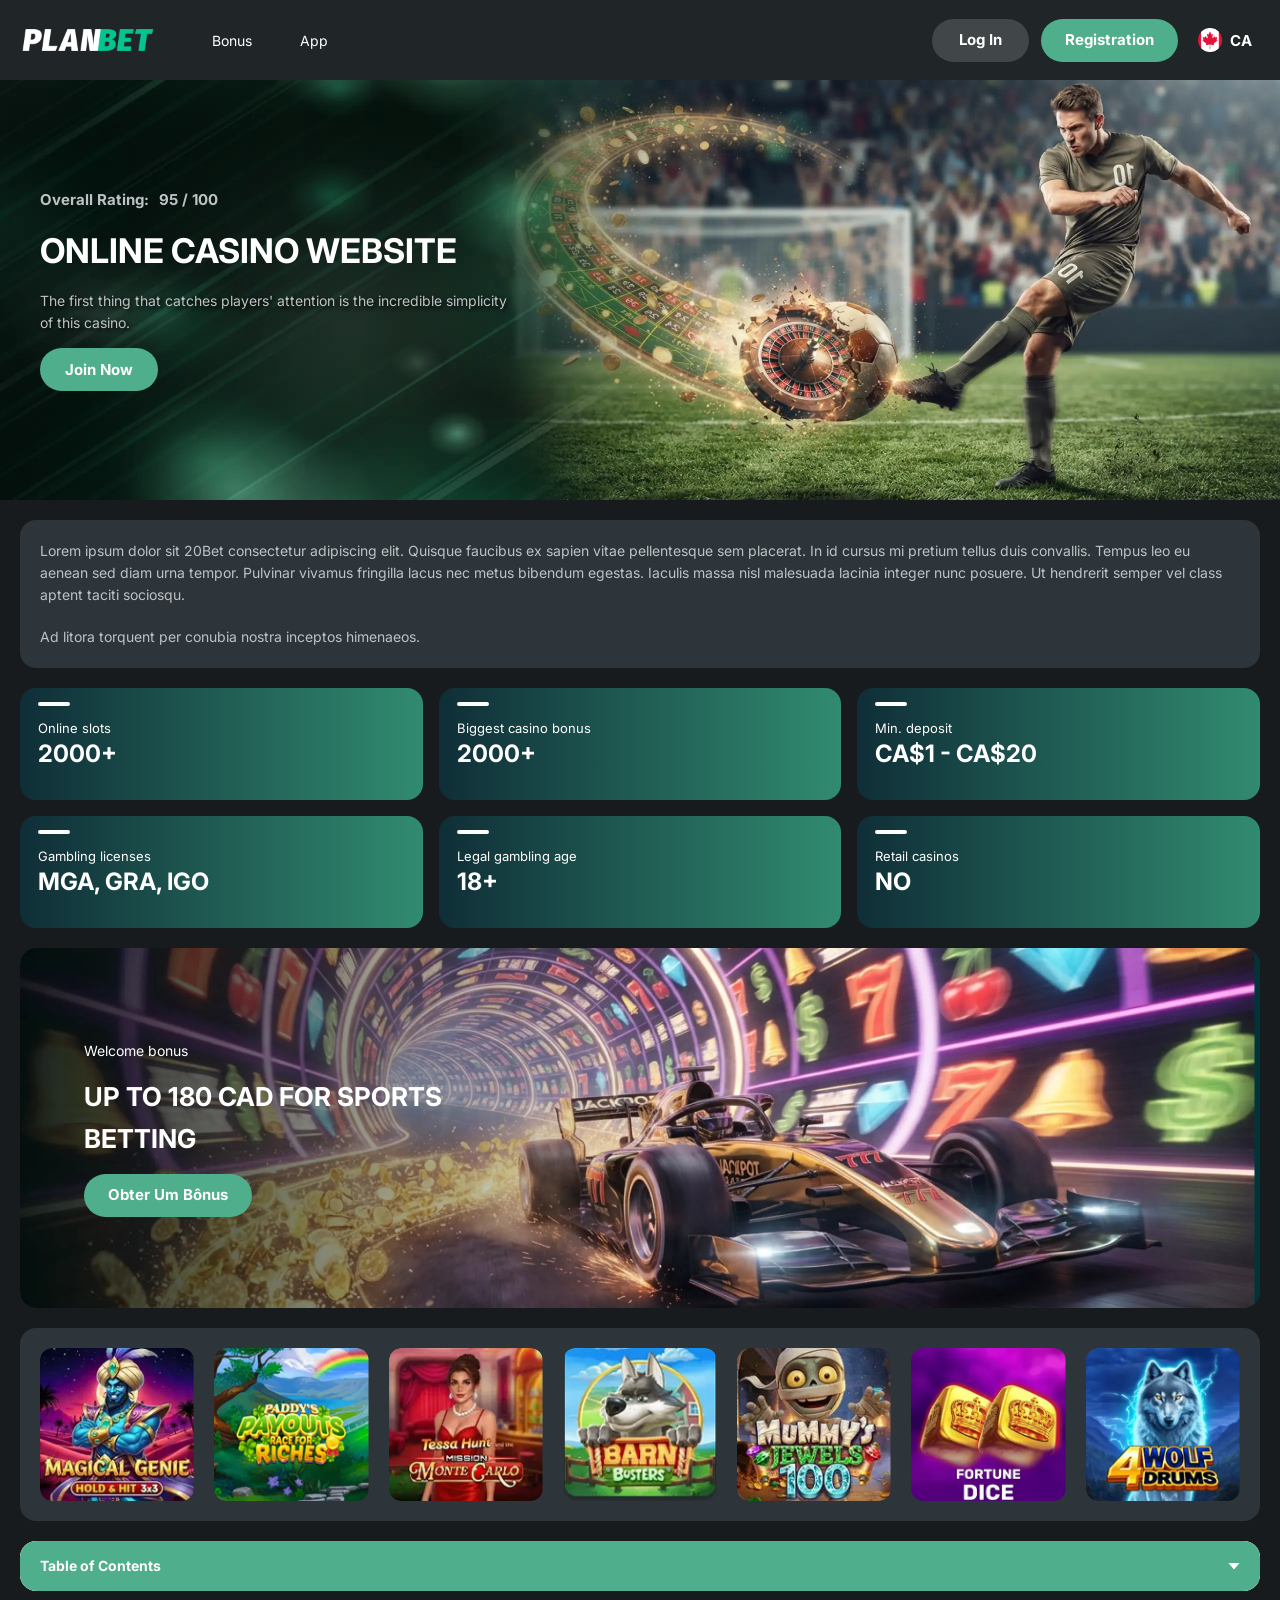
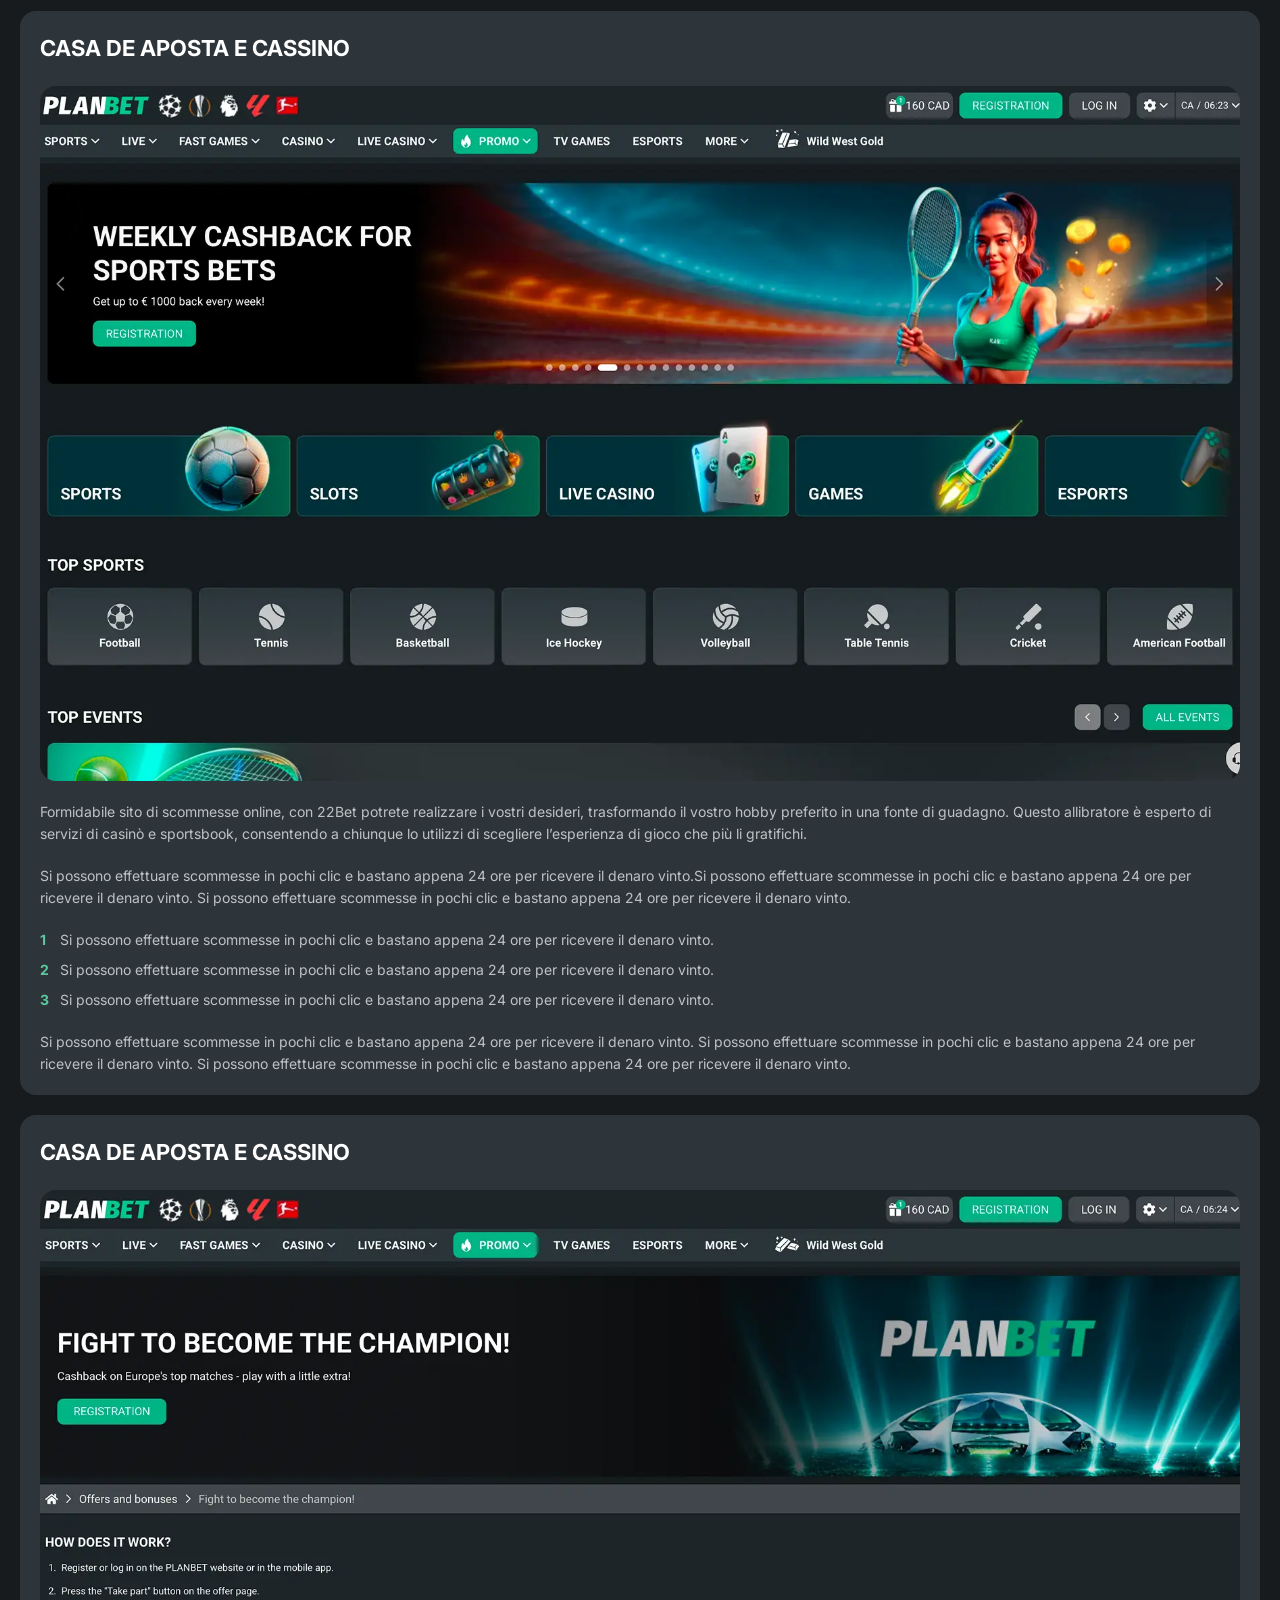
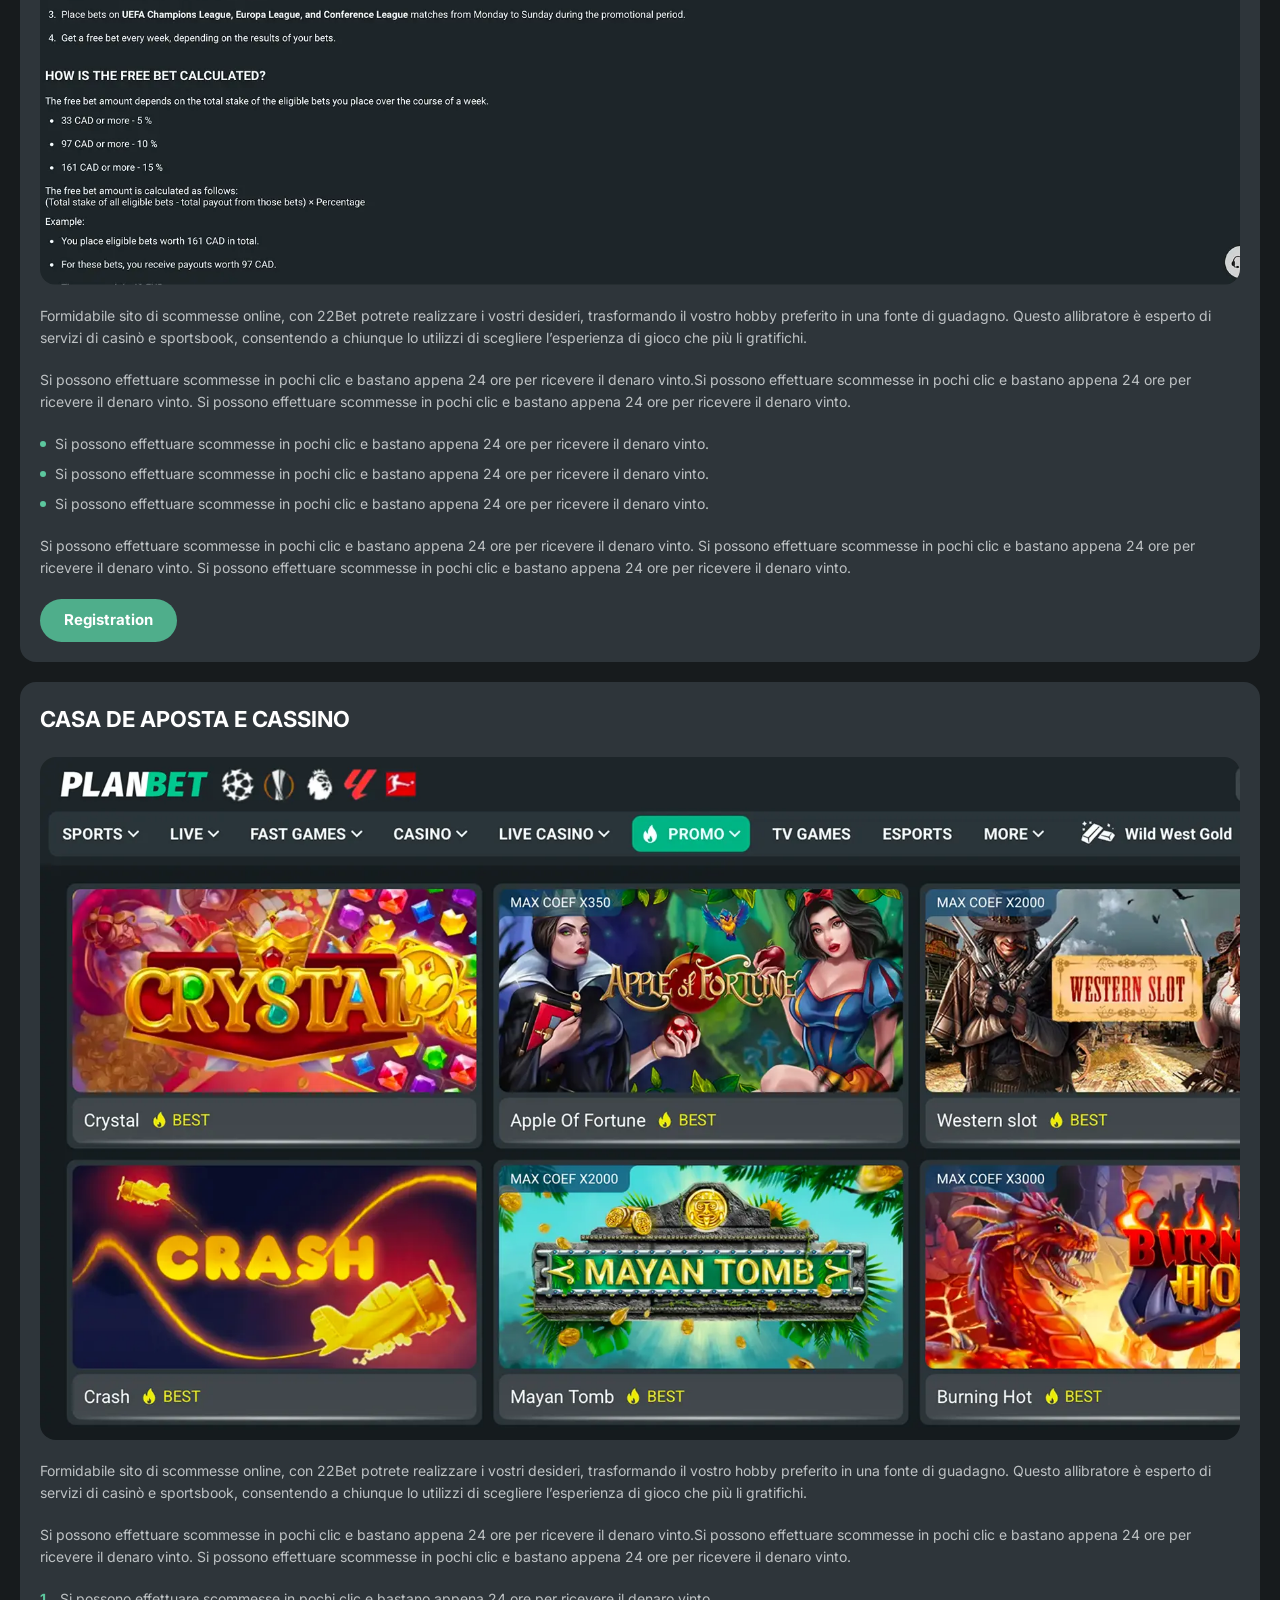
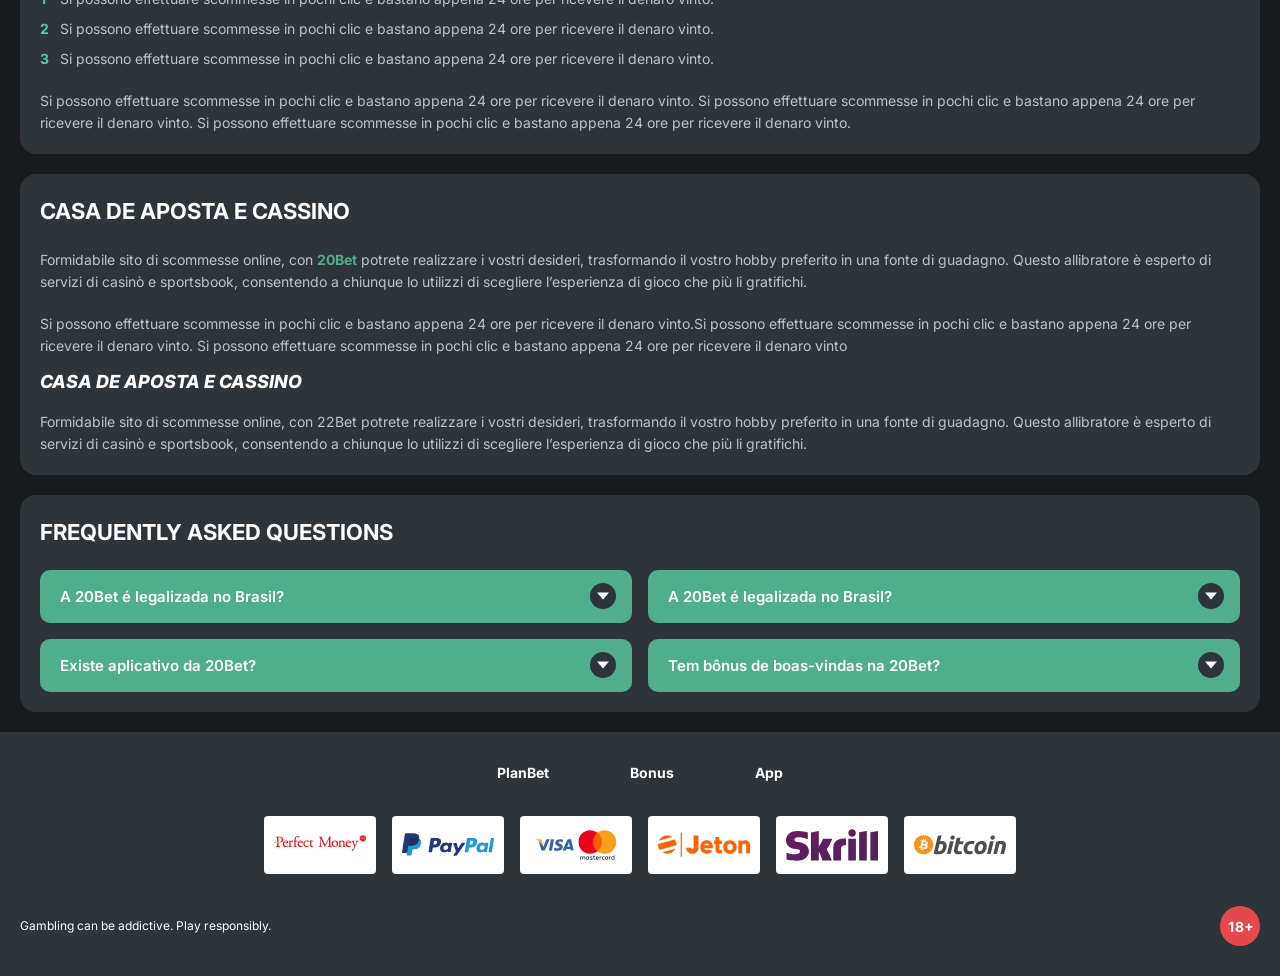
<file: index.html>
<!DOCTYPE html>
<html lang="en">
  <head>
    <meta charset="UTF-8" />
   
    <meta name="viewport" content="width=device-width, initial-scale=1.0" />
    <title>PlanBet </title>
    <meta name="description" content />
    <meta property="og:site_name" content />
    <meta property="og:title" content />
    <meta property="og:type" content="website" />
    <meta property="og:url" content />
    <meta property="og:image" content />
    <meta property="og:image:alt" content />
    <meta property="og:locale" content="en" />
    <meta property="og:description" content />
    <link rel="preconnect" href="https://fonts.googleapis.com" />
    <link rel="preconnect" href="https://fonts.gstatic.com" crossorigin="anonymous" />
  <link href="https://fonts.googleapis.com/css2?family=Roboto:wght@100..900&display=swap" rel="stylesheet">
  <link href="https://fonts.googleapis.com/css2?family=Inter:wght@100..900&display=swap" rel="stylesheet">
  <link rel="stylesheet" href="./css/reset.css" />
    <link rel="stylesheet" href="./css/main.css" />
    <link rel="stylesheet" href="./css/media.css"/>
    <link rel="icon" href="./images/Group.png" type="image/x-icon"/>
    <script
    src="https://code.jquery.com/jquery-3.6.1.min.js"
    integrity="sha256-o88AwQnZB+VDvE9tvIXrMQaPlFFSUTR+nldQm1LuPXQ="
    crossorigin="anonymous"
  ></script>
  </head>
  <body>
    <header class="header">
      <section class="content header__content">
        <a href="./index.html" class="logo header__logo"
          ><img src="./images/logo.png" alt="logo" title
        /></a>
        <button class="header__btn-menu" >
          <svg width="16px" height="16px" viewBox="0 0 16 16" xmlns="http://www.w3.org/2000/svg">
              <rect y="0" width="16" height="3" rx="1.5"></rect>
              <rect y="6.5" width="16" height="3" rx="1.5"></rect>
              <rect y="13" width="16" height="3" rx="1.5"></rect>
            </svg>
        </button>
 
          <nav class="menu header__menu">
            <ul class="header__menu-list">
             
              <li>
                <a href="./bonus.html">
               Bonus
                </a>
              </li>
              
              <li>
                <a href="./app.html">
                 App
                </a>
              </li>
              
            </ul>
            <div class="header__button header__button-menu " >
              <a href="#" class="button  button__login-menu">log in</a>
              <a href="#" class="button button__menu">Registration</a>
            </div>
           
          </nav>
        
            <a href="#" class="button button__login">log in</a>
            <a href="#" class="button button__singup">Registration</a>
              <div class="header__language">
                <div class="header__flag-wrap">
                  <a class="header__country" href="#">
                    <span><img src="./images/flag.png" alt=" Flag" title /></span>
                    <span>ca</span>
                  </a>
                </div>
              
              </div> 
      </section>
    </header>
     <main class="main home main-page">
        <section class=" hero hero__page">
           
            <div class="background">
              <img src="./images/main/bg-main.webp" alt="hero" title />
              
            </div>
            <div class="hero__wrapper">
              <div class="hero__data">
                <div class="hero__rating" >
                  <p>Overall Rating:</p>
                 
                  <span >
                    <span >95</span>
                  <span>/</span> 
                  <span >100</span>
                  
                  </span>
                </div>
                <h1 class="title general hero__title">
                 Online Casino Website
                </h1>
                <p class="hero__text">The first thing that catches players' attention is the incredible simplicity of this casino.</p>
                <a href="#" class="button  hero__button">Join Now</a>
               
              </div>
             
            </div>
          </section>
      <section class="main__wrap main__wrap-page">
       
       <section class="content__wrapper content__wrapper-page">

         
        
       
          <section class="content article">
            <p>
             Lorem ipsum dolor sit 20Bet consectetur adipiscing elit. Quisque faucibus ex sapien vitae pellentesque sem placerat. In id cursus mi pretium tellus duis convallis. Tempus leo eu aenean sed diam urna tempor. Pulvinar vivamus fringilla lacus nec metus bibendum egestas. Iaculis massa nisl malesuada lacinia integer nunc posuere. Ut hendrerit semper vel class aptent taciti sociosqu.
            </p>
            <p>
             Ad litora torquent per conubia nostra inceptos himenaeos.
            </p>
          </section>
         
            <section class="content features">
           
              <table class="features__table">
               <tbody class="features__group">
                 
                   <tr>
                   <td>Online slots</td>
                   <td>2000+</td>
                  </tr>
                  <tr>
                   <td>Biggest casino bonus</td>
                   <td>2000+</td>
                  </tr>
                  <tr>
                   <td>Min. deposit</td>
                   <td>CA$1 - CA$20</td>
                  </tr>
              
                     <tr>
                     <td>Gambling licenses</td>
                     <td>MGA, GRA, iGO</td>
                   </tr>
                   <tr>
                     <td>Legal gambling age</td>
                     <td>18+</td>
                   </tr>
                   <tr>
                     <td>Retail casinos</td>
                     <td>No</td>
                   </tr>
                
               </tbody>
             </table>
            
         
           </section>  
             <section class="content banner">
            <div class="background  ">
              
              <img src="./images/main/banner-main.webp" alt="banner" title /> 
             
            </div>
            <div class="banner__info">
              <p class="banner__subtitle">Welcome bonus</p>
              <h2 class="title high banner__title-main">
                  
               up to 180 CAD
for sports betting
              </h2>
            
              <a href="#" class="button banner__button">Obter um Bônus</a>
            </div>
          </section>
           <section class="content casino">
           
              <ul class="casino__list">
                <li class="casino__item">
                   <a href="#"> <div class="casino__wrapper">
                      <img class="casino__img" src="./images/main/card-main1.webp" alt="" title>
                    <div class="casino__hover casino__hover-live">
                        
                        <div class="casino-box">
                            
                        <span href="#" class="button  casino__buttons"><img src="./images/main/play-btn.svg" alt="" title></span>
                        </div>
                    </div>
                    </div></a>
                    
                </li>
                <li class="casino__item">
                    <a href="#"> <div class="casino__wrapper">
                      <img class="casino__img" src="./images/main/card-main2.webp" alt="" title>
                    <div class="casino__hover casino__hover-live">
                        
                        <div class="casino-box">
                            
                        <span href="#" class="button  casino__buttons"><img src="./images/main/play-btn.svg" alt="" title></span>
                        </div>
                    </div>
                    </div></a>
              </li>
              <li class="casino__item">
                  <a href="#"> <div class="casino__wrapper">
                      <img class="casino__img" src="./images/main/card-main3.webp" alt="" title>
                    <div class="casino__hover casino__hover-live">
                        
                        <div class="casino-box">
                            
                        <span href="#" class="button  casino__buttons"><img src="./images/main/play-btn.svg" alt="" title></span>
                        </div>
                    </div>
                    </div></a>
            </li>
             <li class="casino__item">
                 <a href="#"> <div class="casino__wrapper">
                      <img class="casino__img" src="./images/main/card-main4.webp" alt="" title>
                    <div class="casino__hover casino__hover-live">
                        
                        <div class="casino-box">
                            
                        <span href="#" class="button  casino__buttons"><img src="./images/main/play-btn.svg" alt="" title></span>
                        </div>
                    </div>
                    </div></a>
            </li>
             <li class="casino__item">
                  <a href="#"> <div class="casino__wrapper">
                      <img class="casino__img" src="./images/main/card-main5.webp" alt="" title>
                    <div class="casino__hover casino__hover-live">
                        
                        <div class="casino-box">
                            
                        <span href="#" class="button  casino__buttons"><img src="./images/main/play-btn.svg" alt="" title></span>
                        </div>
                    </div>
                    </div></a>
            </li>
               <li class="casino__item">
                  <a href="#"> <div class="casino__wrapper">
                      <img class="casino__img" src="./images/main/card-main6.webp" alt="" title>
                    <div class="casino__hover casino__hover-live">
                        
                        <div class="casino-box">
                            
                        <span href="#" class="button  casino__buttons"><img src="./images/main/play-btn.svg" alt="" title></span>
                        </div>
                    </div>
                    </div></a>
            </li>
                <li class="casino__item">
                  <a href="#"> <div class="casino__wrapper">
                      <img class="casino__img" src="./images/main/card-main7.webp" alt="" title>
                    <div class="casino__hover casino__hover-live">
                        
                        <div class="casino-box">
                            
                        <span href="#" class="button  casino__buttons"><img src="./images/main/play-btn.svg" alt="" title></span>
                        </div>
                    </div>
                    </div></a>
            </li>

              </ul>
         </section>
              <section class="content menu-review__content">
              

            
                <div class="menu__review-desk menu__review-content">Table of Contents</div>
                <ul class="menu__review menu__review-list">
                  <li><a href="#">Casa de Aposta e Cassino</a></li>
                    <li><a href="#">Casa de Aposta e Cassino</a></li>
                      <li><a href="#">Casa de Aposta e Cassino</a></li>
                        <li><a href="#">Casa de Aposta e Cassino</a></li>
                          <li><a href="#">Frequently Asked Questions</a></li>
                 
                </ul>
             
          
          </section>
          
        
          <section class="content article">
            <h2 class="title high article__title">Casa de Aposta e Cassino</h2>
             <div class="images">
              <img src="./images/main/image1-main.webp" alt="banner" title />
            </div>
            <p>
             Formidabile sito di scommesse online, con 22Bet potrete realizzare i vostri desideri, trasformando il vostro hobby preferito in una fonte di guadagno. Questo allibratore è esperto di servizi di casinò e sportsbook, consentendo a chiunque lo utilizzi di scegliere l’esperienza di gioco che più li gratifichi.
            </p>
            <p>
             Si possono effettuare scommesse in pochi clic e bastano appena 24 ore per ricevere il denaro vinto.Si possono effettuare scommesse in pochi clic e bastano appena 24 ore per ricevere il denaro vinto. Si possono effettuare scommesse in pochi clic e bastano appena 24 ore per ricevere il denaro vinto.
            </p>
           <ol>
              <li>Si possono effettuare scommesse in pochi clic e bastano appena 24 ore per ricevere il denaro vinto.</li>
              <li>Si possono effettuare scommesse in pochi clic e bastano appena 24 ore per ricevere il denaro vinto.</li>
              <li>Si possono effettuare scommesse in pochi clic e bastano appena 24 ore per ricevere il denaro vinto.</li>
            </ol>
            <p>Si possono effettuare scommesse in pochi clic e bastano appena 24 ore per ricevere il denaro vinto. Si possono effettuare scommesse in pochi clic e bastano appena 24 ore per ricevere il denaro vinto. Si possono effettuare scommesse in pochi clic e bastano appena 24 ore per ricevere il denaro vinto.</p>
          </section>
           <section class="content article">
            <h2 class="title high article__title">Casa de Aposta e Cassino</h2>
             <div class="images">
              <img src="./images/main/image2-main.webp" alt="banner" title />
            </div>
            <p>
             Formidabile sito di scommesse online, con 22Bet potrete realizzare i vostri desideri, trasformando il vostro hobby preferito in una fonte di guadagno. Questo allibratore è esperto di servizi di casinò e sportsbook, consentendo a chiunque lo utilizzi di scegliere l’esperienza di gioco che più li gratifichi.
            </p>
            <p>
             Si possono effettuare scommesse in pochi clic e bastano appena 24 ore per ricevere il denaro vinto.Si possono effettuare scommesse in pochi clic e bastano appena 24 ore per ricevere il denaro vinto. Si possono effettuare scommesse in pochi clic e bastano appena 24 ore per ricevere il denaro vinto.
            </p>
           <ul>
              <li>Si possono effettuare scommesse in pochi clic e bastano appena 24 ore per ricevere il denaro vinto.</li>
              <li>Si possono effettuare scommesse in pochi clic e bastano appena 24 ore per ricevere il denaro vinto.</li>
              <li>Si possono effettuare scommesse in pochi clic e bastano appena 24 ore per ricevere il denaro vinto.</li>
            </ul>
            <p>Si possono effettuare scommesse in pochi clic e bastano appena 24 ore per ricevere il denaro vinto. Si possono effettuare scommesse in pochi clic e bastano appena 24 ore per ricevere il denaro vinto. Si possono effettuare scommesse in pochi clic e bastano appena 24 ore per ricevere il denaro vinto.</p>
         <a href="#" class="button">Registration</a>
          </section>
           <section class="content article">
            <h2 class="title high article__title">Casa de Aposta e Cassino</h2>
             <div class="images">
              <img src="./images/main/image3-main.webp" alt="banner" title />
            </div>
            <p>
             Formidabile sito di scommesse online, con 22Bet potrete realizzare i vostri desideri, trasformando il vostro hobby preferito in una fonte di guadagno. Questo allibratore è esperto di servizi di casinò e sportsbook, consentendo a chiunque lo utilizzi di scegliere l’esperienza di gioco che più li gratifichi.
            </p>
            <p>
             Si possono effettuare scommesse in pochi clic e bastano appena 24 ore per ricevere il denaro vinto.Si possono effettuare scommesse in pochi clic e bastano appena 24 ore per ricevere il denaro vinto. Si possono effettuare scommesse in pochi clic e bastano appena 24 ore per ricevere il denaro vinto.
            </p>
           <ol>
              <li>Si possono effettuare scommesse in pochi clic e bastano appena 24 ore per ricevere il denaro vinto.</li>
              <li>Si possono effettuare scommesse in pochi clic e bastano appena 24 ore per ricevere il denaro vinto.</li>
              <li>Si possono effettuare scommesse in pochi clic e bastano appena 24 ore per ricevere il denaro vinto.</li>
            </ol>
            <p>Si possono effettuare scommesse in pochi clic e bastano appena 24 ore per ricevere il denaro vinto. Si possono effettuare scommesse in pochi clic e bastano appena 24 ore per ricevere il denaro vinto. Si possono effettuare scommesse in pochi clic e bastano appena 24 ore per ricevere il denaro vinto.</p>
          </section>
           <section class="content article">
            <h2 class="title high article__title">Casa de Aposta e Cassino</h2>
            <p>Formidabile sito di scommesse online, con <a href="#">20Bet</a> potrete realizzare i vostri desideri, trasformando il vostro hobby preferito in una fonte di guadagno. Questo allibratore è esperto di servizi di casinò e sportsbook, consentendo a chiunque lo utilizzi di scegliere l’esperienza di gioco che più li gratifichi.</p>
            <p>Si possono effettuare scommesse in pochi clic e bastano appena 24 ore per ricevere il denaro vinto.Si possono effettuare scommesse in pochi clic e bastano appena 24 ore per ricevere il denaro vinto. Si possono effettuare scommesse in pochi clic e bastano appena 24 ore per ricevere il denaro vinto</p>
            <h3>Casa de Aposta e Cassino</h3>
            <p>Formidabile sito di scommesse online, con 22Bet potrete realizzare i vostri desideri, trasformando il vostro hobby preferito in una fonte di guadagno. Questo allibratore è esperto di servizi di casinò e sportsbook, consentendo a chiunque lo utilizzi di scegliere l’esperienza di gioco che più li gratifichi.</p>
           </section>

          <section class="content faq">
            <h2 class="title high faq__title">Frequently Asked Questions</h2>
            <ul class="faq__list " >
              <li class="faq__item"  >
                <h3 class="title medium faq__subtitle js-button-expander js-button-expander--faq"  >A 20Bet é legalizada no Brasil?
                 </h3>
                <div  class="faq__answer js-expand-content js-expand-content--faq" >
                  <p  >
                    Sim, a casa de apostas tem licença emitida por Curaçao, que é reconhecida no Brasil e a permite atuar por aqui.
                  </p>
                </div>
              </li>
              <li class="faq__item"  >
                <h3 class="title medium faq__subtitle js-button-expander js-button-expander--faq"  >A 20Bet é legalizada no Brasil?</h3>
                <div class="faq__answer js-expand-content js-expand-content--faq" >
                  <p  >
                    Sim, a casa de apostas tem licença emitida por Curaçao, que é reconhecida no Brasil e a permite atuar por aqui.
                  </p>
                </div>
              </li> 
              <li class="faq__item"  >
                <h3 class="title medium faq__subtitle js-button-expander js-button-expander--faq"  >Existe aplicativo da 20Bet?</h3>
                <div class="faq__answer js-expand-content js-expand-content--faq" >
                  <p  >
                   Sim, disponível para sistemas operacionais iOS e Android.
                  </p>
                </div>
              </li> 
              <li class="faq__item"  >
                <h3 class="title medium faq__subtitle js-button-expander js-button-expander--faq"  >Tem bônus de boas-vindas na 20Bet?</h3>
                <div class="faq__answer js-expand-content js-expand-content--faq" >
                  <p  >
                   O pacote especial para novos usuários da 20Bet paga 100% sobre o primeiro depósito, com limite de 600 BRL.
                  </p>
                </div>
              </li> 
             
            </ul>
          </section>
          
        </section> 
      
        <div class=""  onclick="scrollToTop()">
          <button class="main__arrow" id="scrollToTopBtn"></button>
        </div> 
        
      </section>
    </main> 
     <footer class=" footer ">
      <section class="content footer__content">
        <ul class="footer__menu">
         <li><a href="/">PlanBet</a></li>
         <li><a href="./bonus.html">Bonus</a></li>
         <li><a href="./app.html">app</a></li>
       
        </ul>
       
          <ul class="footer__cards-list">
           
            <li>
              <a href="#"
                ><img src="./images/footer-img1.svg" alt="cardpay" title
              /></a>
            </li>
             <li>
              <a href="#"
                ><img src="./images/footer-img2.svg" alt="cardpay" title
              /></a>
            </li>
            <li>
              <a href="#"
                ><img src="./images/footer-img3.svg" alt="cardpay" title
              /></a>
            </li>
             <li>
              <a href="#"
                ><img src="./images/footer-img4.svg" alt="cardpay" title
              /></a>
            </li>
             <li>
              <a href="#"
                ><img src="./images/footer-img5.svg" alt="cardpay" title
              /></a>
            </li>
             <li>
              <a href="#"
                ><img src="./images/footer-img6.svg" alt="cardpay" title
              /></a>
            </li>
          </ul>
       
        <div class="footer__wrapp">
          <div class="footer__text">
           
            <p>Gambling can be addictive. Play responsibly. 
</p>
           
          </div>
          <div class="footer__age">
            <img src="./images/age.svg" alt="age" title />
          </div>
        </div>
      
      </section>
    </footer>
    <script src="./js/arrowUp.js" defer></script>
    <script src="./js/sidebar.js" defer></script>
    <script src="./js/expander.js" defer></script>
    <script src="./js/mobile-menu.js" defer></script>
    
  </body>
</html>
</file>
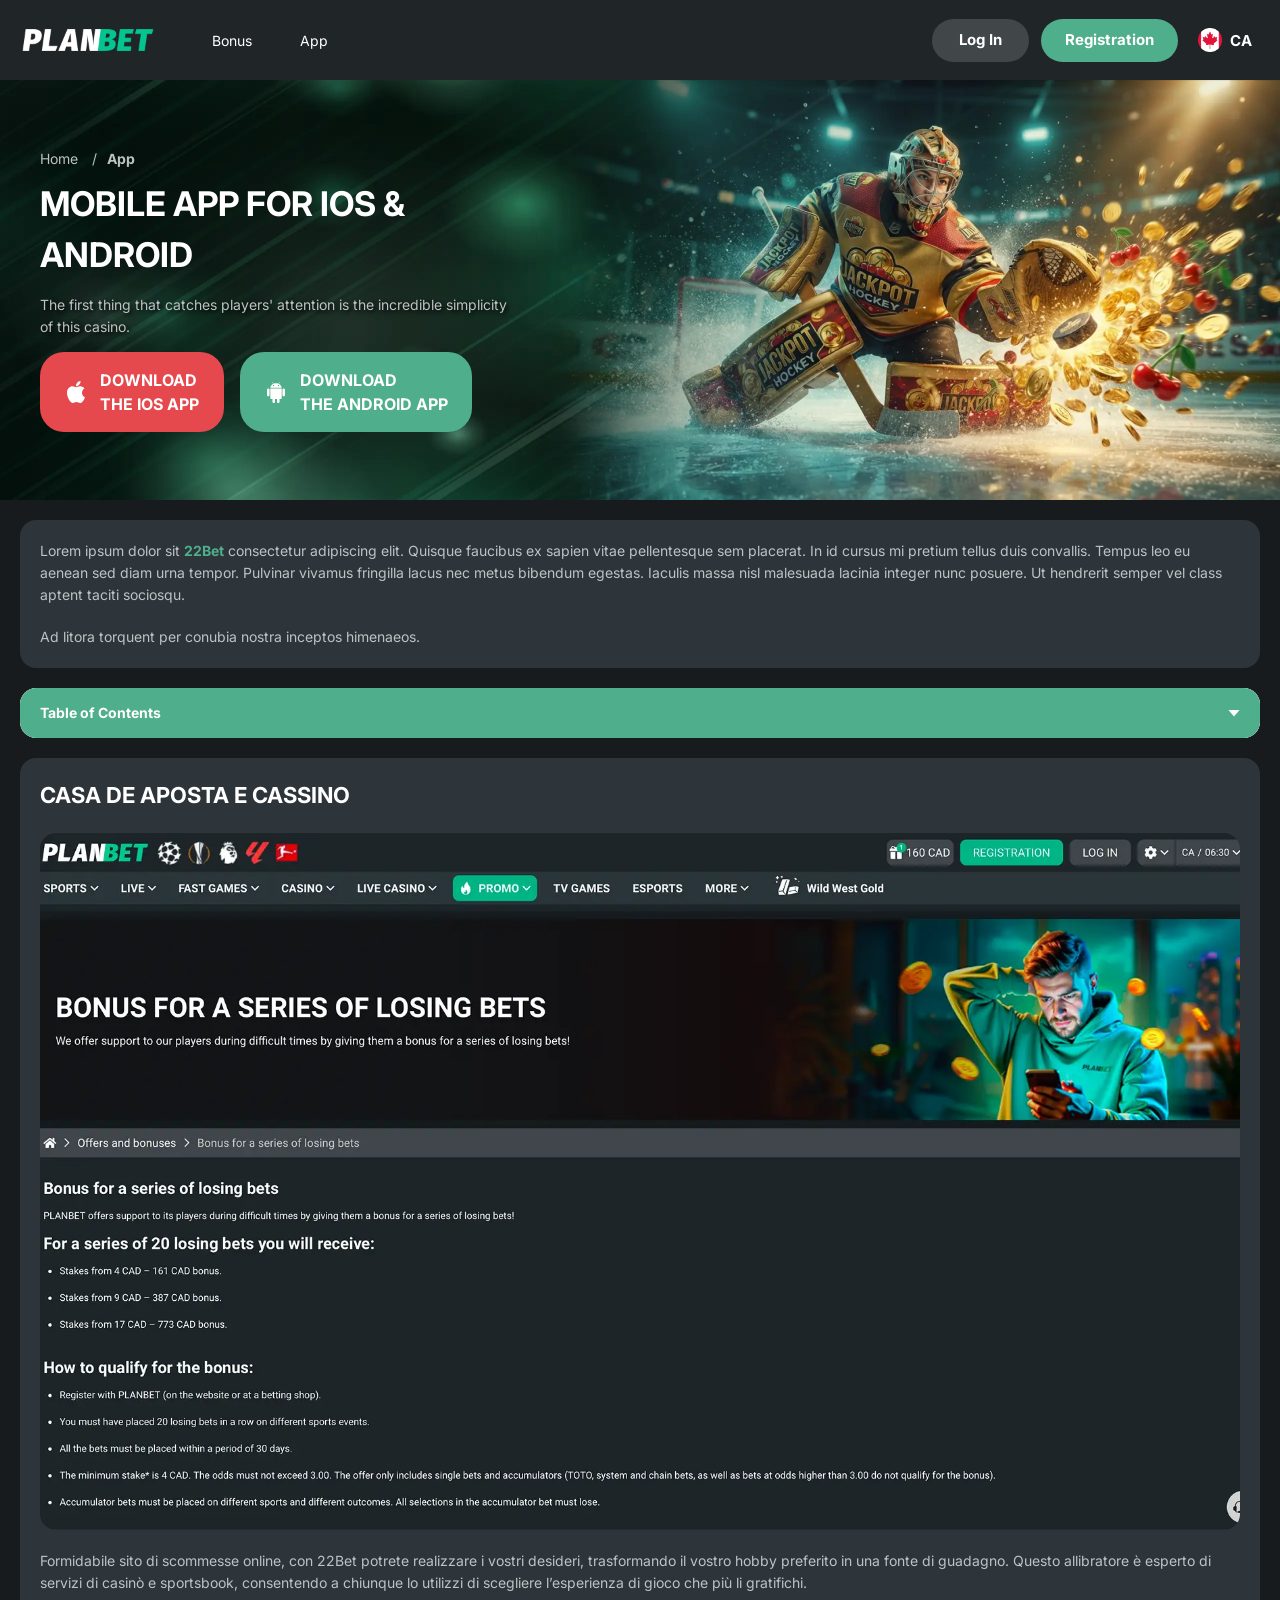
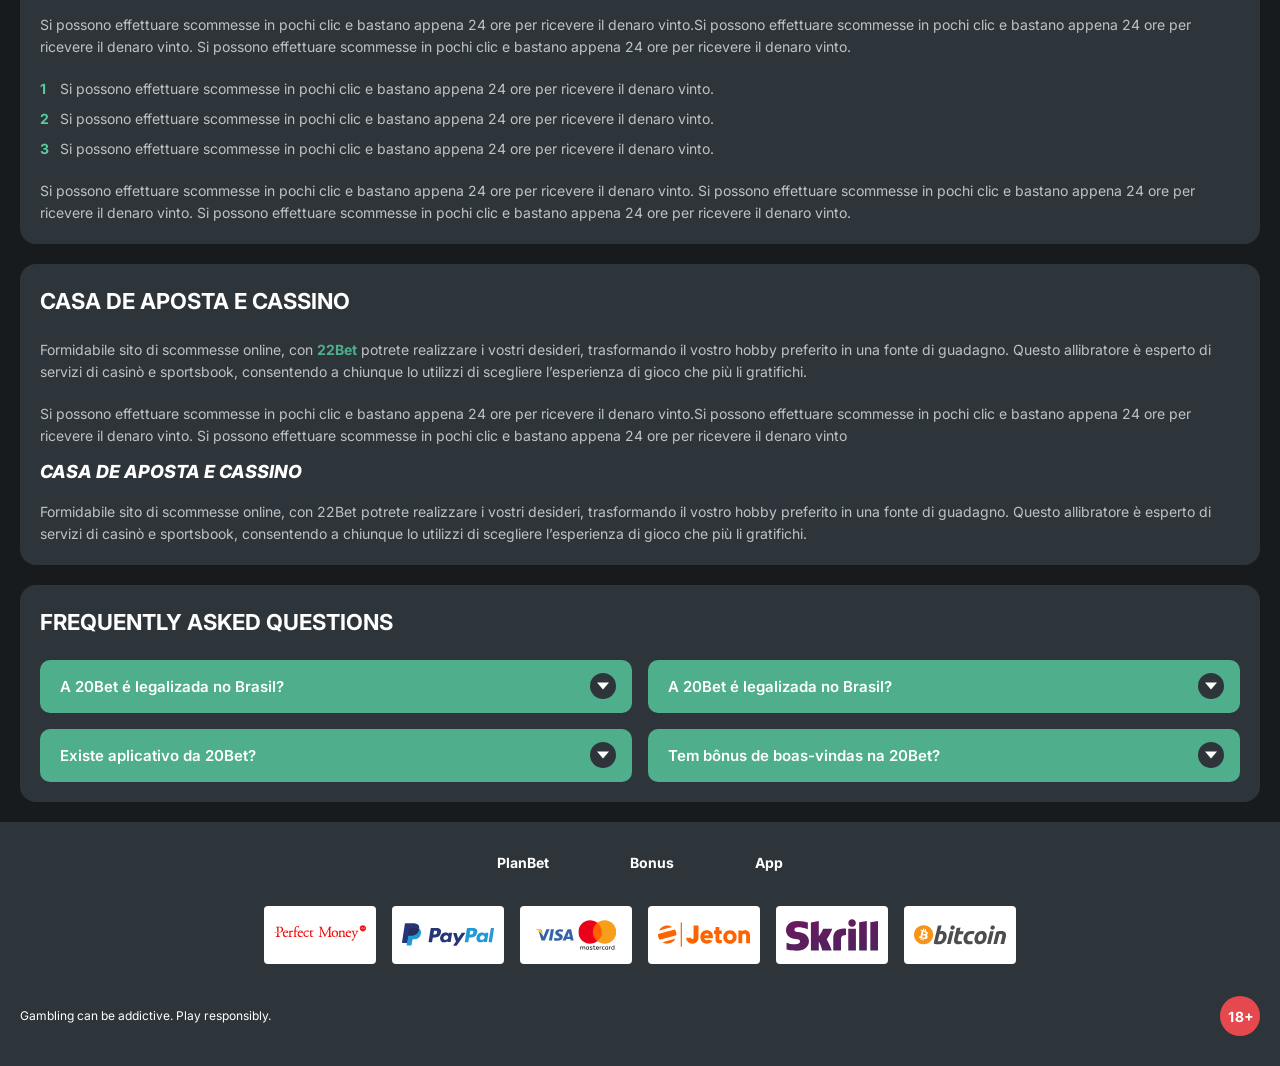
<file: app.html>
<!DOCTYPE html>
<html lang="en">
  <head>
    <meta charset="UTF-8" />
   
    <meta name="viewport" content="width=device-width, initial-scale=1.0" />
    <title>PlanBet </title>
    <meta name="description" content />
    <meta property="og:site_name" content />
    <meta property="og:title" content />
    <meta property="og:type" content="website" />
    <meta property="og:url" content />
    <meta property="og:image" content />
    <meta property="og:image:alt" content />
    <meta property="og:locale" content="en" />
    <meta property="og:description" content />
    <link rel="preconnect" href="https://fonts.googleapis.com" />
    <link rel="preconnect" href="https://fonts.gstatic.com" crossorigin="anonymous" />
 <link href="https://fonts.googleapis.com/css2?family=Roboto:wght@100..900&display=swap" rel="stylesheet">
  <link href="https://fonts.googleapis.com/css2?family=Inter:wght@100..900&display=swap" rel="stylesheet">
   <link rel="stylesheet" href="./css/reset.css" />
    <link rel="stylesheet" href="./css/main.css" />
    <link rel="stylesheet" href="./css/media.css"/>
    <link rel="icon" href="./images/Group.png" type="image/x-icon"/>
    <script
    src="https://code.jquery.com/jquery-3.6.1.min.js"
    integrity="sha256-o88AwQnZB+VDvE9tvIXrMQaPlFFSUTR+nldQm1LuPXQ="
    crossorigin="anonymous"
  ></script>
  </head>
  <body>
    <header class="header">
      <section class="content header__content">
        <a href="./index.html" class="logo header__logo"
          ><img src="./images/logo.png" alt="logo" title
        /></a>
        <button class="header__btn-menu" >
          <svg width="16px" height="16px" viewBox="0 0 16 16" xmlns="http://www.w3.org/2000/svg">
              <rect y="0" width="16" height="3" rx="1.5"></rect>
              <rect y="6.5" width="16" height="3" rx="1.5"></rect>
              <rect y="13" width="16" height="3" rx="1.5"></rect>
            </svg>
        </button>

          <nav class="menu header__menu">
         <ul class="header__menu-list">
             
              <li>
                <a href="./bonus.html">
               Bonus
                </a>
              </li>
              
              <li>
                <a href="./app.html">
                 App
                </a>
              </li>
              
            </ul>
            <div class="header__button header__button-menu " >
              <a href="#" class="button  button__login-menu">log in</a>
              <a href="#" class="button button__menu">Registration</a>
            </div>
           
          </nav>
           
            <a href="#" class="button button__login">log in</a>
            <a href="#" class="button button__singup">Registration</a>
            <div class="header__language">
                <div class="header__flag-wrap">
                  <a class="header__country" href="#">
                    <span><img src="./images/flag.png" alt=" Flag" title /></span>
                    <span>ca</span>
                  </a>
                </div>
           
              </div> 
      </section>
    </header>
     <main class="main home main-page">
        <section class=" hero hero__page hero__page-app">
           
            <div class="background background-page">
              <img src="./images/app/bg-app.webp" alt="hero" title />
              
            </div>
            <div class="hero__wrapper hero__wrapper-page">
              <div class="hero__data hero__data-app">
                <ul
                class="breadcrumbs "
                
              >
                <li
                  
                >
                  <a href="/" >
                    <span >Home</span></a
                  >
                 
                </li>
                <li
                  
                >
                  <a href="#" > <span >App</span></a>
                 
                </li>
              </ul>
                <h1 class="title general hero__title">
               MOBILE APP FOR iOS & ANDROID
                </h1>
                 <p class="hero__text">The first thing that catches players' attention is the incredible simplicity of this casino.</p>
               
              <div class="banner__content banner__content-app">
             
                  <a href="#" class="banner__btn banner__btn-app">
                    <img src="./images/main/apple-app.svg" alt="icon" title>
                   Download </br>
the iOS App
                  </a>
                  <a href="#" class="banner__btn banner__btn-android"
                    > <img src="./images/main/android-app.svg" alt="icon" title>Download </br>
the Android App</a
                  >
                </div>
              </div>
             
            </div>
          </section>
      <section class="main__wrap main__wrap-page">
       
       <section class="content__wrapper content__wrapper-page">

         
        
       
          <section class="content article">
            <p>
             Lorem ipsum dolor sit <a href="#">22Bet</a> consectetur adipiscing elit. Quisque faucibus ex sapien vitae pellentesque sem placerat. In id cursus mi pretium tellus duis convallis. Tempus leo eu aenean sed diam urna tempor. Pulvinar vivamus fringilla lacus nec metus bibendum egestas. Iaculis massa nisl malesuada lacinia integer nunc posuere. Ut hendrerit semper vel class aptent taciti sociosqu.
            </p>
            <p>
             Ad litora torquent per conubia nostra inceptos himenaeos.
            </p>
          </section>
         
              <section class="content menu-review__content">
              

            
                <div class="menu__review-desk menu__review-content">Table of Contents</div>
                <ul class="menu__review menu__review-list">
                  <li><a href="#">Casa de Aposta e Cassino</a></li>
                    <li><a href="#">Casa de Aposta e Cassino</a></li>
                      <li><a href="#">Casa de Aposta e Cassino</a></li>
                        <li><a href="#">Casa de Aposta e Cassino</a></li>
                          <li><a href="#">Frequently Asked Questions</a></li>
                 
                </ul>
             
          
          </section>
          
        
          <section class="content article">
            <h2 class="title high article__title">Casa de Aposta e Cassino</h2>
             <div class="images">
              <img src="./images/app/image1-app.webp" alt="banner" title />
            </div>
            <p>
             Formidabile sito di scommesse online, con 22Bet potrete realizzare i vostri desideri, trasformando il vostro hobby preferito in una fonte di guadagno. Questo allibratore è esperto di servizi di casinò e sportsbook, consentendo a chiunque lo utilizzi di scegliere l’esperienza di gioco che più li gratifichi.
            </p>
            <p>
             Si possono effettuare scommesse in pochi clic e bastano appena 24 ore per ricevere il denaro vinto.Si possono effettuare scommesse in pochi clic e bastano appena 24 ore per ricevere il denaro vinto. Si possono effettuare scommesse in pochi clic e bastano appena 24 ore per ricevere il denaro vinto.
            </p>
           <ol>
              <li>Si possono effettuare scommesse in pochi clic e bastano appena 24 ore per ricevere il denaro vinto.</li>
              <li>Si possono effettuare scommesse in pochi clic e bastano appena 24 ore per ricevere il denaro vinto.</li>
              <li>Si possono effettuare scommesse in pochi clic e bastano appena 24 ore per ricevere il denaro vinto.</li>
            </ol>
            <p>Si possono effettuare scommesse in pochi clic e bastano appena 24 ore per ricevere il denaro vinto. Si possono effettuare scommesse in pochi clic e bastano appena 24 ore per ricevere il denaro vinto. Si possono effettuare scommesse in pochi clic e bastano appena 24 ore per ricevere il denaro vinto.</p>
          </section>
         
         
           <section class="content article">
            <h2 class="title high article__title">Casa de Aposta e Cassino</h2>
            <p>Formidabile sito di scommesse online, con <a href="#">22Bet</a> potrete realizzare i vostri desideri, trasformando il vostro hobby preferito in una fonte di guadagno. Questo allibratore è esperto di servizi di casinò e sportsbook, consentendo a chiunque lo utilizzi di scegliere l’esperienza di gioco che più li gratifichi.</p>
            <p>Si possono effettuare scommesse in pochi clic e bastano appena 24 ore per ricevere il denaro vinto.Si possono effettuare scommesse in pochi clic e bastano appena 24 ore per ricevere il denaro vinto. Si possono effettuare scommesse in pochi clic e bastano appena 24 ore per ricevere il denaro vinto</p>
            <h3>Casa de Aposta e Cassino</h3>
            <p>Formidabile sito di scommesse online, con 22Bet potrete realizzare i vostri desideri, trasformando il vostro hobby preferito in una fonte di guadagno. Questo allibratore è esperto di servizi di casinò e sportsbook, consentendo a chiunque lo utilizzi di scegliere l’esperienza di gioco che più li gratifichi.</p>
           </section>

          <section class="content faq">
            <h2 class="title high faq__title">Frequently Asked Questions</h2>
            <ul class="faq__list " >
              <li class="faq__item"  >
                <h3 class="title medium faq__subtitle js-button-expander js-button-expander--faq"  >A 20Bet é legalizada no Brasil?
                 </h3>
                <div  class="faq__answer js-expand-content js-expand-content--faq" >
                  <p  >
                    Sim, a casa de apostas tem licença emitida por Curaçao, que é reconhecida no Brasil e a permite atuar por aqui.
                  </p>
                </div>
              </li>
              <li class="faq__item"  >
                <h3 class="title medium faq__subtitle js-button-expander js-button-expander--faq"  >A 20Bet é legalizada no Brasil?</h3>
                <div class="faq__answer js-expand-content js-expand-content--faq" >
                  <p  >
                    Sim, a casa de apostas tem licença emitida por Curaçao, que é reconhecida no Brasil e a permite atuar por aqui.
                  </p>
                </div>
              </li> 
              <li class="faq__item"  >
                <h3 class="title medium faq__subtitle js-button-expander js-button-expander--faq"  >Existe aplicativo da 20Bet?</h3>
                <div class="faq__answer js-expand-content js-expand-content--faq" >
                  <p  >
                   Sim, disponível para sistemas operacionais iOS e Android.
                  </p>
                </div>
              </li> 
              <li class="faq__item"  >
                <h3 class="title medium faq__subtitle js-button-expander js-button-expander--faq"  >Tem bônus de boas-vindas na 20Bet?</h3>
                <div class="faq__answer js-expand-content js-expand-content--faq" >
                  <p  >
                   O pacote especial para novos usuários da 20Bet paga 100% sobre o primeiro depósito, com limite de 600 BRL.
                  </p>
                </div>
              </li> 
             
            </ul>
          </section>
          
        </section> 
      
        <div class=""  onclick="scrollToTop()">
          <button class="main__arrow" id="scrollToTopBtn"></button>
        </div> 
        
      </section>
    </main> 
 <footer class=" footer ">
      <section class="content footer__content">
        <ul class="footer__menu">
         <li><a href="/">PlanBet</a></li>
         <li><a href="./bonus.html">Bonus</a></li>
         <li><a href="./app.html">app</a></li>
       
        </ul>
       
          <ul class="footer__cards-list">
           
            <li>
              <a href="#"
                ><img src="./images/footer-img1.svg" alt="cardpay" title
              /></a>
            </li>
             <li>
              <a href="#"
                ><img src="./images/footer-img2.svg" alt="cardpay" title
              /></a>
            </li>
            <li>
              <a href="#"
                ><img src="./images/footer-img3.svg" alt="cardpay" title
              /></a>
            </li>
             <li>
              <a href="#"
                ><img src="./images/footer-img4.svg" alt="cardpay" title
              /></a>
            </li>
             <li>
              <a href="#"
                ><img src="./images/footer-img5.svg" alt="cardpay" title
              /></a>
            </li>
             <li>
              <a href="#"
                ><img src="./images/footer-img6.svg" alt="cardpay" title
              /></a>
            </li>
          </ul>
       
        <div class="footer__wrapp">
          <div class="footer__text">
           
            <p>Gambling can be addictive. Play responsibly. 
</p>
           
          </div>
          <div class="footer__age">
            <img src="./images/age.svg" alt="age" title />
          </div>
        </div>
      
      </section>
    </footer>
    <script src="./js/arrowUp.js" defer></script>
    <script src="./js/sidebar.js" defer></script>
    <script src="./js/expander.js" defer></script>
    <script src="./js/mobile-menu.js" defer></script>
  
  </body>
</html>
</file>
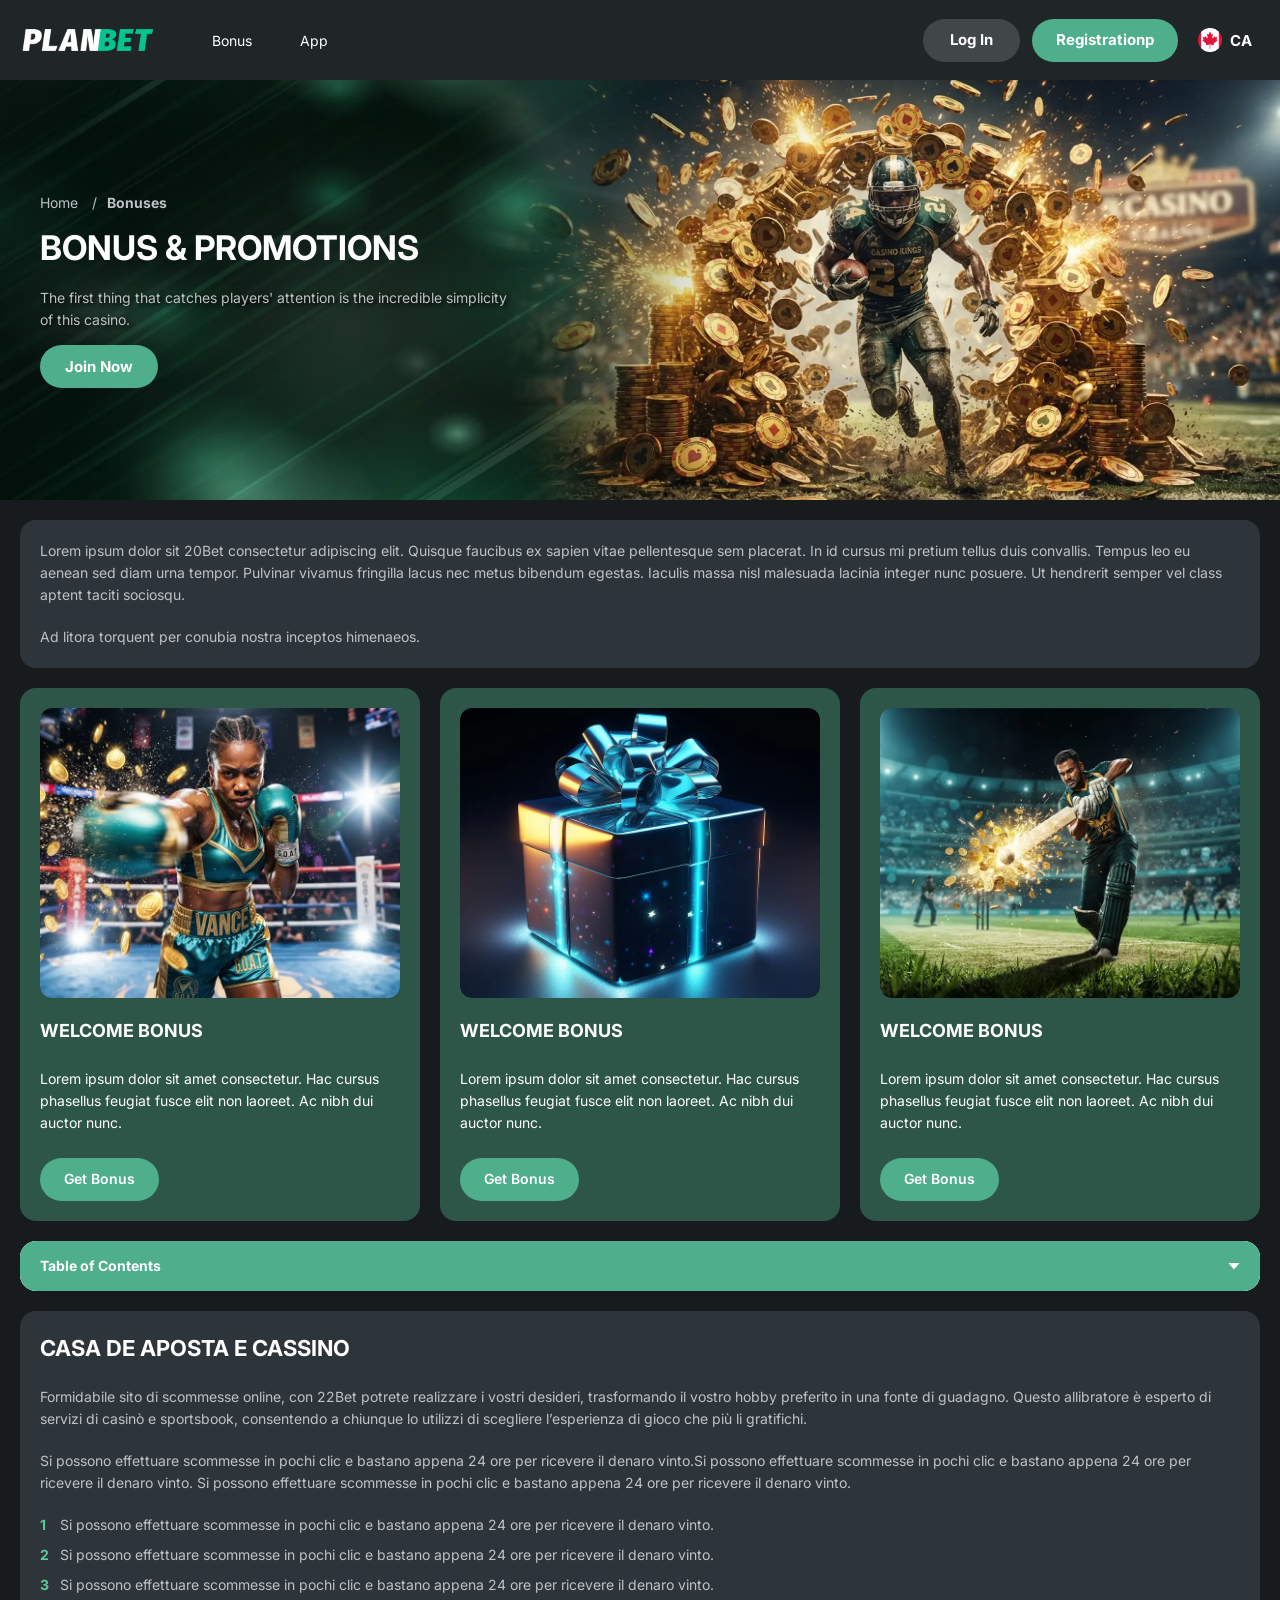
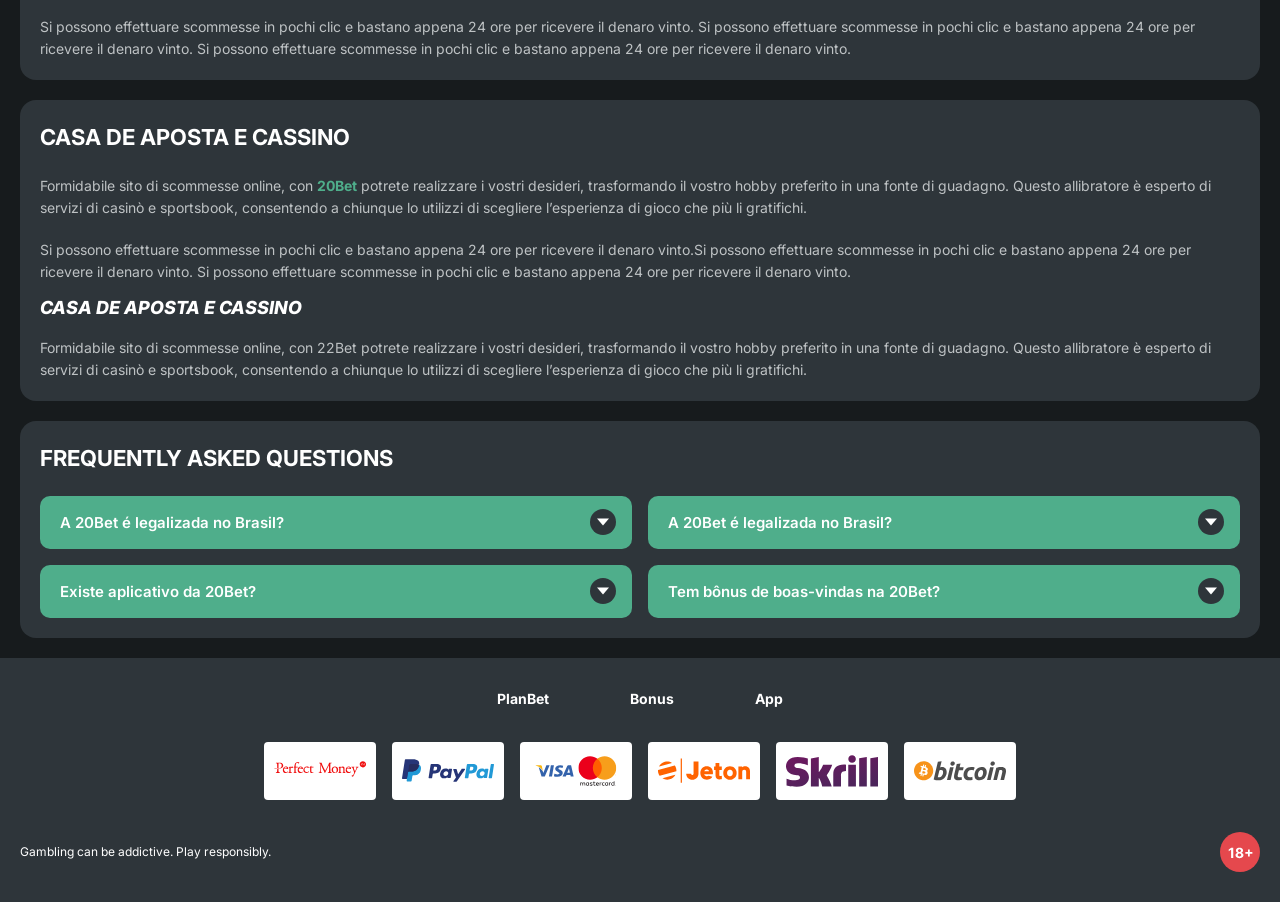
<file: bonus.html>
<!DOCTYPE html>
<html lang="en">
  <head>
    <meta charset="UTF-8" />
   
    <meta name="viewport" content="width=device-width, initial-scale=1.0" />
    <title>PlanBet  </title>
    <meta name="description" content />
    <meta property="og:site_name" content />
    <meta property="og:title" content />
    <meta property="og:type" content="website" />
    <meta property="og:url" content />
    <meta property="og:image" content />
    <meta property="og:image:alt" content />
    <meta property="og:locale" content="en" />
    <meta property="og:description" content />
    <link rel="preconnect" href="https://fonts.googleapis.com" />
    <link rel="preconnect" href="https://fonts.gstatic.com" crossorigin="anonymous" />
    
   <link href="https://fonts.googleapis.com/css2?family=Roboto:wght@100..900&display=swap" rel="stylesheet">
 <link href="https://fonts.googleapis.com/css2?family=Inter:wght@100..900&display=swap" rel="stylesheet">
    <link rel="stylesheet" href="./css/reset.css" />
    <link rel="stylesheet" href="./css/main.css" />
    <link rel="stylesheet" href="./css/media.css"/>
    <link rel="icon" href="./images/Group.png" type="image/x-icon"/>
    <script
    src="https://code.jquery.com/jquery-3.6.1.min.js"
    integrity="sha256-o88AwQnZB+VDvE9tvIXrMQaPlFFSUTR+nldQm1LuPXQ="
    crossorigin="anonymous"
  ></script>
  </head>
  <body>
  <header class="header">
      <section class="content header__content">
        <a href="./index.html" class="logo header__logo"
          ><img src="./images/logo.png" alt="logo" title
        /></a>
        <button class="header__btn-menu" >
          <svg width="16px" height="16px" viewBox="0 0 16 16" xmlns="http://www.w3.org/2000/svg">
              <rect y="0" width="16" height="3" rx="1.5"></rect>
              <rect y="6.5" width="16" height="3" rx="1.5"></rect>
              <rect y="13" width="16" height="3" rx="1.5"></rect>
            </svg>
        </button>

          <nav class="menu header__menu">
           <ul class="header__menu-list">
             
              <li>
                <a href="./bonus.html">
               Bonus
                </a>
              </li>
              
              <li>
                <a href="./app.html">
                 App
                </a>
              </li>
              
            </ul>
            <div class="header__button header__button-menu " >
              <a href="#" class="button  button__login-menu">log in</a>
              <a href="#" class="button button__menu">Registration</a>
            </div>
           
          </nav>
           
            <a href="#" class="button button__login">log in</a>
            <a href="#" class="button button__singup">Registrationp</a>
          <div class="header__language">
                <div class="header__flag-wrap">
                  <a class="header__country" href="#">
                    <span><img src="./images/flag.png" alt=" Flag" title /></span>
                    <span>ca</span>
                  </a>
                </div>
               
              </div>  
      </section>
    </header>
     <main class="main home main-page">
        <section class=" hero hero__page">
           
            <div class="background background-page">
              <img src="./images/bonus/bg-bonus.webp" alt="hero" title />
              
            </div>
            <div class="hero__wrapper hero__wrapper-page">
              <div class="hero__data hero__data-bonus">
                <ul
                class="breadcrumbs "
                
              >
                <li
                  
                >
                  <a href="/" >
                    <span >Home</span></a
                  >
                 
                </li>
                <li
                  
                >
                  <a href="#" > <span >Bonuses</span></a>
                 
                </li>
              </ul>
                <h1 class="title general hero__title">
                BONUS & PROMOTIONS
                </h1>
                 <p class="hero__text">The first thing that catches players' attention is the incredible simplicity of this casino.</p>
               
                <a href="#" class="button  hero__button ">Join Now</a>
               
              </div>
             
            </div>
          </section>
      <section class="main__wrap main__wrap-page">
       
       <section class="content__wrapper content__wrapper-page">
        <section class="content article">
            <p>
             Lorem ipsum dolor sit 20Bet consectetur adipiscing elit. Quisque faucibus ex sapien vitae pellentesque sem placerat. In id cursus mi pretium tellus duis convallis. Tempus leo eu aenean sed diam urna tempor. Pulvinar vivamus fringilla lacus nec metus bibendum egestas. Iaculis massa nisl malesuada lacinia integer nunc posuere. Ut hendrerit semper vel class aptent taciti sociosqu.
            </p>
            <p>
             Ad litora torquent per conubia nostra inceptos himenaeos.
            </p>
          </section>
       
          <section class="content bonuses">
           <ul class="bonuses__list">
               <li class="bonuses__item">
                 
                  <div class="bonuses__img">
                     <img src="./images/bonus/banner-bonus1.webp" alt="" title="">
                  </div>
                  <div class="bonuses__desc">
                    
                        <h2 class="title high bonuses__title">WELCOME BONUS </h2>
                        <div class="bonuses__text">
                           <p>Lorem ipsum dolor sit amet consectetur. Hac cursus phasellus feugiat fusce elit non laoreet. Ac nibh dui auctor nunc. </p>
                        </div>
                        
                  
                     <div class="bonuses__buttons">
                       <a href="#" class="button bonuses__button">Get Bonus</a>
                   
                   </div>
                  </div>
                  
               </li>
               <li class="bonuses__item">
                 
                  <div class="bonuses__img">
                     <img src="./images/bonus/banner-bonus2.webp" alt="" title="">
                  </div>
                  <div class="bonuses__desc">
                     
                        <h2 class="title high bonuses__title">WELCOME BONUS </h2>
                        <div class="bonuses__text">
                           <p>Lorem ipsum dolor sit amet consectetur. Hac cursus phasellus feugiat fusce elit non laoreet. Ac nibh dui auctor nunc. </p>
                        </div>
                 
                     <div class="bonuses__buttons">
                        <a href="#" class="button bonuses__button">Get Bonus</a>
                     
                   </div>
                  </div>
               </li>
               <li class="bonuses__item">
                
                  <div class="bonuses__img">
                     <img src="./images/bonus/banner-bonus3.webp" alt="" title="">
                  </div>
                  <div class="bonuses__desc">
                    
                        <h2 class="title high bonuses__title">WELCOME BONUS </h2>
                        <div class="bonuses__text">
                           <p>Lorem ipsum dolor sit amet consectetur. Hac cursus phasellus feugiat fusce elit non laoreet. Ac nibh dui auctor nunc. </p>
                        </div>
                  
                     <div class="bonuses__buttons">
                        <a href="#" class="button bonuses__button">Get Bonus</a>
                     
                   </div>
                  </div>
               </li>
        
            </ul>
         </section>
            <section class="content menu-review__content">
                <div class="menu__review-desk menu__review-content">Table of Contents</div>
                <ul class="menu__review menu__review-list">
                  <li><a href="#">Casa de Aposta e Cassino</a></li>
                    <li><a href="#">Casa de Aposta e Cassino</a></li>
                      <li><a href="#">Casa de Aposta e Cassino</a></li>
                        <li><a href="#">Casa de Aposta e Cassino</a></li>
                          <li><a href="#">Frequently Asked Questions</a></li>
                </ul>
             
          
          </section>
         
         <section class="content article">
            <h2 class="title high article__title">Casa de Aposta e Cassino</h2>
            
            <p>
             Formidabile sito di scommesse online, con 22Bet potrete realizzare i vostri desideri, trasformando il vostro hobby preferito in una fonte di guadagno. Questo allibratore è esperto di servizi di casinò e sportsbook, consentendo a chiunque lo utilizzi di scegliere l’esperienza di gioco che più li gratifichi.
            </p>
            <p>
             Si possono effettuare scommesse in pochi clic e bastano appena 24 ore per ricevere il denaro vinto.Si possono effettuare scommesse in pochi clic e bastano appena 24 ore per ricevere il denaro vinto. Si possono effettuare scommesse in pochi clic e bastano appena 24 ore per ricevere il denaro vinto.
            </p>
           <ol>
              <li>Si possono effettuare scommesse in pochi clic e bastano appena 24 ore per ricevere il denaro vinto.</li>
              <li>Si possono effettuare scommesse in pochi clic e bastano appena 24 ore per ricevere il denaro vinto.</li>
              <li>Si possono effettuare scommesse in pochi clic e bastano appena 24 ore per ricevere il denaro vinto.</li>
            </ol>
            <p>Si possono effettuare scommesse in pochi clic e bastano appena 24 ore per ricevere il denaro vinto. Si possono effettuare scommesse in pochi clic e bastano appena 24 ore per ricevere il denaro vinto. Si possono effettuare scommesse in pochi clic e bastano appena 24 ore per ricevere il denaro vinto.</p>
          </section>
           <section class="content article">
            <h2 class="title high article__title">Casa de Aposta e Cassino</h2>
            
            <p>
             Formidabile sito di scommesse online, con <a href="#">20Bet</a> potrete realizzare i vostri desideri, trasformando il vostro hobby preferito in una fonte di guadagno. Questo allibratore è esperto di servizi di casinò e sportsbook, consentendo a chiunque lo utilizzi di scegliere l’esperienza di gioco che più li gratifichi.
            </p>
            <p>
             Si possono effettuare scommesse in pochi clic e bastano appena 24 ore per ricevere il denaro vinto.Si possono effettuare scommesse in pochi clic e bastano appena 24 ore per ricevere il denaro vinto. Si possono effettuare scommesse in pochi clic e bastano appena 24 ore per ricevere il denaro vinto.
            </p>
          
            <h3>Casa de Aposta e Cassino</h3>
            <p>Formidabile sito di scommesse online, con 22Bet potrete realizzare i vostri desideri, trasformando il vostro hobby preferito in una fonte di guadagno. Questo allibratore è esperto di servizi di casinò e sportsbook, consentendo a chiunque lo utilizzi di scegliere l’esperienza di gioco che più li gratifichi.</p>
          </section>
        
           <section class="content faq">
            <h2 class="title high faq__title">Frequently Asked Questions</h2>
            <ul class="faq__list " >
              <li class="faq__item"  >
                <h3 class="title medium faq__subtitle js-button-expander js-button-expander--faq"  >A 20Bet é legalizada no Brasil?
                 </h3>
                <div  class="faq__answer js-expand-content js-expand-content--faq" >
                  <p  >
                    Sim, a casa de apostas tem licença emitida por Curaçao, que é reconhecida no Brasil e a permite atuar por aqui.
                  </p>
                </div>
              </li>
              <li class="faq__item"  >
                <h3 class="title medium faq__subtitle js-button-expander js-button-expander--faq"  >A 20Bet é legalizada no Brasil?</h3>
                <div class="faq__answer js-expand-content js-expand-content--faq" >
                  <p  >
                    Sim, a casa de apostas tem licença emitida por Curaçao, que é reconhecida no Brasil e a permite atuar por aqui.
                  </p>
                </div>
              </li> 
              <li class="faq__item"  >
                <h3 class="title medium faq__subtitle js-button-expander js-button-expander--faq"  >Existe aplicativo da 20Bet?</h3>
                <div class="faq__answer js-expand-content js-expand-content--faq" >
                  <p  >
                   Sim, disponível para sistemas operacionais iOS e Android.
                  </p>
                </div>
              </li> 
              <li class="faq__item"  >
                <h3 class="title medium faq__subtitle js-button-expander js-button-expander--faq"  >Tem bônus de boas-vindas na 20Bet?</h3>
                <div class="faq__answer js-expand-content js-expand-content--faq" >
                  <p  >
                   O pacote especial para novos usuários da 20Bet paga 100% sobre o primeiro depósito, com limite de 600 BRL.
                  </p>
                </div>
              </li> 
             
            </ul>
          </section>
          
        </section> 
        
        <div class=""  onclick="scrollToTop()">
          <button class="main__arrow" id="scrollToTopBtn"></button>
        </div> 
        
      </section>
    </main> 
  <footer class=" footer ">
      <section class="content footer__content">
        <ul class="footer__menu">
         <li><a href="/">PlanBet</a></li>
         <li><a href="./bonus.html">Bonus</a></li>
         <li><a href="./app.html">app</a></li>
       
        </ul>
       
          <ul class="footer__cards-list">
           
            <li>
              <a href="#"
                ><img src="./images/footer-img1.svg" alt="cardpay" title
              /></a>
            </li>
             <li>
              <a href="#"
                ><img src="./images/footer-img2.svg" alt="cardpay" title
              /></a>
            </li>
            <li>
              <a href="#"
                ><img src="./images/footer-img3.svg" alt="cardpay" title
              /></a>
            </li>
             <li>
              <a href="#"
                ><img src="./images/footer-img4.svg" alt="cardpay" title
              /></a>
            </li>
             <li>
              <a href="#"
                ><img src="./images/footer-img5.svg" alt="cardpay" title
              /></a>
            </li>
             <li>
              <a href="#"
                ><img src="./images/footer-img6.svg" alt="cardpay" title
              /></a>
            </li>
          </ul>
       
        <div class="footer__wrapp">
          <div class="footer__text">
           
            <p>Gambling can be addictive. Play responsibly. 
</p>
           
          </div>
          <div class="footer__age">
            <img src="./images/age.svg" alt="age" title />
          </div>
        </div>
      
      </section>
    </footer>
    
    <script src="./js/sidebar.js" defer></script>
    <script src="./js/expander.js" defer></script>
    <script src="./js/mobile-menu.js" defer></script>
    
       <script src="./js/arrowUp.js" defer></script>
  </body>
</html>
</file>
<file: css/main.css>
html{
    -webkit-text-size-adjust: 100%;
    scroll-behavior: smooth;
  }
  
  body {
      display: block;
      position: relative;
      width: 100%;
  background: #171B1D;

font-family: 'Inter', sans-serif;
      font-size: 14px;
      font-weight: 400;
      line-height: 22px;
      text-align: left;
      color:#BEC2C4;
      overflow-x: hidden;
    }
  
    
    .content {
      display: block;
      position: relative;
      width: 100%;
      max-width: 1020px;
      max-width: 100%;
      /* overflow: hidden; */
      border-radius: 16px;
      background: #2E353A;

      padding: 20px;
      margin: 0 auto 20px auto;
    }
    
    h1,
    h2,
    h3,
    h4,
    .title {
      display: block;
      position: relative;
      font-size: 34px;
      font-weight: 700;
      line-height: 51px;
      text-align: center;
      color: #ffffff;
    }
    
    h1,
    .title.general {
      text-transform: uppercase;
    }
    
    h2,
    .title.high {
      display: flex;
      align-items: center;
      justify-content:flex-start;
      font-size: 22px;
      line-height: 35px;
      
      text-transform: uppercase;
      
    }

    
    h3,
    title.medium {
      font-weight: 800;
      font-size: 18px;
      line-height: 100%;
      text-align: left;
   font-style: italic;
      text-transform: uppercase;
    }
    
    article > *,
    .article > *,
    .desk > * {
      margin-top: 20px;
    }
    
    article > *:first-child,
    .article > *:first-child,
    .desk > *:first-child {
      margin-top: 0 !important;
    }
    
    article > h2,
    .article > h2,
    .desk > h2 {
      margin-top: 32px;
    }
    
    article > h3,
    .article > h3,
    .desk > h3 {
      margin-top: 16px;
    }
    
    .button {
      
      position: relative;
    display: flex;
      min-width: 118px;
      height: 43px;
      justify-content: center;
      border-radius: 24px;
     background: #4FAE8B;
align-items: center;
      overflow: hidden;
      font-size: 15px;
      font-weight: 700;
      line-height: 22px;
      text-align: center;
      text-decoration: none;
      text-transform: capitalize;
      color: #ffffff;
      white-space: nowrap;
      cursor: pointer;
      padding: 10px 24px;
      margin: 0 auto;
    
      transition: all 0.5s;
    }
    
    .button:hover {
      box-shadow: 0 4px 12px #E5484D;
      
    }
    
    
    .header,
    .main ,.footer {
      display: flex;
      position: relative;
      justify-content: space-between;
      align-items: center;
     
      max-width: 1440px;
      max-width: 100%;
      
      margin: 0 auto;
    }
    
    .background{
      display: block;
      position: absolute;
      bottom: 0;left: 0;
      height: 100%;
      width: 100%;
      overflow: hidden;
    }
    
    .background img{
      position: relative;
      width: 100%;height: 100%;object-fit: cover;
      object-position: center top;
      
    }

    .background-page img{
      border-radius: 0;
    }
    
    .images img{
      border-radius: 16px;
      width: 100%;
      height: 100%;
      overflow: hidden;
      display: block;
    }

    .faq {
      overflow-anchor: none;
    }
    
    /* -------------------HEADER---------------- */
    .header {
      position: fixed;
      top: 0;
      left: 0;
      right: 0;
      width: 100%;
      z-index: 100;
     background: #202528;


    }
    
    .header__content {
      position: relative;
      display: flex;
      flex-direction: row;
      align-items: center;
      justify-content: space-between;
      max-width: 1300px;
      max-height: 80px;
      border-radius: 0;
     background: #202528;

      padding: 25px 30px;
      margin: 0 auto;
    }
    
    .logo {
      display: block;
      position: relative;
      flex: 0 0 136px;
      margin-right: 32px;
    }
    
    .logo img {
      display: block;
      position: relative;
      width: auto;
      max-height: 30px;
    }
    
    .logo:hover{
      transform: scale(1.1);
    }
    .header__menu {
      display: flex;
      white-space: nowrap;
      max-height: calc(100vh - 70px);
    /* overflow-y: auto; */
    }
    
    .header__app {
  display: flex;
  justify-content: center;
  flex: 0 1 auto;

  max-width: 221px;
  max-height: 48px;
  border-radius: 6px;
background: #1A3769;

  font-weight: 700;
  font-size: 16px;
  line-height: 24px;
  text-transform: uppercase;
  color: #ffffff;
  white-space: nowrap;
  padding: 12px 24px;
  margin-right: 24px;
  box-shadow: 0px 4px 18px 0px #0E181140;

  transition: all 0.5s;
}

.header__app:hover {
 background: #5172A4;

  transform: scale(1.1);
}

.header__app span {
  display: flex;
  align-items: center;
}
.header__app img {
  display: block;

  width: 24px;
}

.header__app span:not(:last-child) {
  margin-right: 8px;
}

    
    
    .header__menu-list {
      display: flex;
      justify-content: center;
      align-items: center;
      white-space: nowrap;
      flex: 1 1 auto;
      
      border-radius: 50px;
     


    }
    .header__menu-list li {
      display: block;
      
    }
    
    .header__menu-list li a {
      display: inline-flex;
      position: relative;
      align-items: center;
      font-weight: 400;
      font-size: 14px;
      line-height: 21px;
      text-transform: capitalize;
      color:#ffffff;
      transition: all 0.5s;
     padding:   24px;
    }
    
    .header__menu-list li:hover a{
    text-decoration: underline;

border-radius: 50px;
      
    }
    
    .menu a{
      display: none;
    }
    
  
    span {
      display: inline-block;
    }
    
    .header__menu-list a img,
    .header__flag img {
      width: 24px;
      height: 24px;
      vertical-align: middle;
    }
    
    /* .header__menu-list a span:last-child {
      margin-left: 16px;
    } */
    
    .header__flag span:first-child {
      flex: 0 1 24px;
      margin-right: 8px;
      
    }

    .header__menu-wrap {
    display: none;
    display: block;
    position: absolute;
    left: 0;
    top: 55px;
    min-width: 120px;
    height: auto;
   background: #044146;
    border-radius: 6px;
    padding: 8px 16px;
    z-index: 100;
    overflow-y: hidden;
}

.header__menu-wrap ul{
  display: flex;
  flex-direction: column;
  gap: 8px;
}
.header__menu-wrap ul li{
  padding: 0;
}

.header__menu-wrap ul li:hover{
  background: none;
  
}
/* .header__menu-list li:first-child a ,.header__menu-list li:nth-child(3) a{
    position: relative;
    padding-right: 25px;
} */

.header__menu-list .header__menu-item {
    display: none;
}

.header__menu-list li:first-child .header__menu-item {
    padding-left: 0;
}


.header__menu-list > li {
  position: relative;
}

/* .header__menu-wrap ul li:nth-last-child(-n+4){
  display: block;
}

.header__menu-list li:nth-last-child(-n+5) {
    display: none;
} */

.header__menu-list li .header__menu-wrap ul li a{
  color:#FFFFFF !important;
  padding-right: 12px;
}

.header__menu-list li .header__menu-wrap ul li a:hover{
text-decoration: underline !important;
}

.header__menu-list li .header__menu-wrap ul li a::after{
  display: none;
}

.header__menu-wrap.js-expand-content.expanded {
  height: auto;
}


li.active .header__menu-wrap{
display: flex;
  gap: 8px;
}
    .header__flag {
      display: flex
;font-weight: 700;
    align-items: center;
      margin-left: auto;
      color:#6E7785;
      text-transform: uppercase;
      margin-right: 24px;
    }

    .button__login{
        margin-left: auto;
    }

    .button__login{
     
        min-width: 97px;
     background: #414649;

        padding: 13px 24px;
        margin: 0 12px 0 auto;
    }
    
 .button__singup{

  min-width: 137px;
  padding: 13px 24px;

    margin: 0;
 }

 .button__singup:hover{
 background: #414649;

 }
    .header__time{
        color:#FFFFFF;
        position: relative;
        margin-left: 24px;
    }

   
    .button__login:hover {
background: #4FAE8B;

    }
    
    .header__btn-menu{
      display: block;
      flex: 0 1 auto;
      min-width: 0;
      border:1px solid #ffffff; 
      border-radius: 10px;
    background: #202528;

      padding: 12px;
      margin-left: 12px;
      order: 3;
     
      
    }
    
    
    svg {
      position: relative;
      fill: #ffffff;
      line-height: 1;
      vertical-align: 1;
    }
    
     
    .header__country {
  display: flex;
  align-items: center;
  gap: 8px;
  
  border-radius: 8px;
  padding: 10px 40px 10px 10px;
  padding: 8px 30px 8px 8px;
  padding: 8px;
  margin-left: auto;
}

.header__language {position: relative;
  margin-left: 12px;
margin-right: 0;
}

/* .header__country::after{
  content: "";
    position: absolute;
    display: block;
    width: 10px;height: 10px;
     flex-shrink: 0;
    top: 50%;
    transform: translateY(-50%);
    right: 10px;
    background: url('../images/flag-menu.svg')no-repeat center center / contain;
    transition: transform 0.3s ease-in-out;
}

.header__country.active::after{
  transform: translateY(-50%) rotate(180deg);
  
} */


.header__country span:last-child {
  color: #8B9EB4;
  font-weight: 700;
  font-size: 15px;
  line-height: 100%;
  text-transform: uppercase;
  transition: all 0.5s;
  color:#ffffff;
}
.header__country:hover span{
  color:#4FAE8B;
}


.header__country img,
.header__flag-link img {
  width: 24px;
  height: 24px;
  vertical-align: middle;
} 
.header__country.active {
  border-bottom-right-radius: 0;
  border-bottom-left-radius: 0;
  background: #1A3769;

}
    .header__flag-menu {
  /* display: none; */
  position: absolute;
  top: 35px;
  width: fit-content;
  min-width: 100%;
  
  right: 0px;
  height: auto;
  border-bottom-right-radius: 8px;
  border-bottom-left-radius: 8px;
  border-top-right-radius: 0;
  border-top-left-radius: 0;
background: #1A3769;

  padding: 10px 8px;
  z-index: 9999;
    transform: translateY(-10px);
    opacity: 0;
    visibility: hidden;
    transition: all 0.5s 
ease;
  /* top: calc(100% + 5px); */
  max-height: calc(100vh - 64px);
}
.header__flag-menu.active::-webkit-scrollbar {
  display: none;
}

.header__flag-link {
  display: flex;
  flex-direction: row;
  font-size: 14px;
  align-items: center;
  justify-content: flex-start;
  padding: 0 ;
  gap: 9px;
 text-align: center;
}
.header__flag-menu.active {
  display: block;
   overflow-y: auto;
   
   border-top: none;
    transform: translateY(0);
    opacity: 1;
    visibility: visible;
}

.header__flag-menu ul li + li {
  margin-top: 8px;
}

.header__flag-link:last-child span {
  font-weight: 400;
  font-size: 15px;
  color: #8B9EB4;
  text-transform: uppercase;
     flex: 0 0 24px;
}

.header__flag-link:last-child:hover span{
  color:#ffffff;
}

.header__flag-link span:first-child  {  flex: 0 0 24px;}

    
     
    
     
    
    
    /* ------------------ MAIN------------- */
    .main.home{
      display: flex;
     
    }
    
    .main__wrap {
      display: flex;
      position: relative;
      flex: 1 1 100%;
      justify-content: center;
      align-items: stretch;
      max-width: 1300px;
      padding: 20px 30px;
      margin: 0 auto;
    }
    
    
    
   
    .menu__review-content::after {
      content: "";
      position: absolute;
      right: 20px;
      top:50%;
      transform: translateY(-50%);
      width: 12px;
      height: 7px;
     background: url('../images/sidebar-arrowDown.svg') no-repeat center center / contain;
      transition:  all 0.5s;
    }

   
    
   
    
    .menu__review-content.active::after {
      transform: translateY(-50%) rotate(180deg);
    }
    
    .menu-review__content{
     overflow: hidden;
      padding: 0;
      margin-bottom: 20px;
   background: #FFFFFF;

      
    }
  
    .menu__review-content{
      position: relative;
      padding:14px 60px 14px 20px;
      color: #ffffff;
      font-weight: 700;
      border-radius: 16px;
      text-transform: none;
background: #4FAE8B;

cursor: pointer;

    }

    
    .menu__review-content.active{
     
border-radius: 16px 16px 0 0 ;
     /* border-bottom: 2px solid #47B151; */
    }
    
    .menu__review li a {
     color: #82ACB1;
      position: relative;
     display: flex;
    }
  
    .menu__review li:hover a{
      color: #ED622B;
      font-weight: 600;
      
      
    }

    .menu__review li:not(:last-child) {
      border-bottom: 2px solid #DAE6EC;
     
    }
   
   
     
    .menu__review.active{
      display: block;
     
      border-radius: 0 0 6px 6px;
    }
    .menu__review-list{
      padding: 0;
    }
    .menu__review-list li{
      padding: 8px 16px;
    }
    .content__wrapper {
      
    
      flex: 0 1 100% ;
    }

    
  
      
    /* -----------hero ----------- */
    .content__wrapper{
      position: relative;
       
     
    
    }
    
    .hero{
      padding: 0;
      min-height: 420px;
      display: flex;
      background:none;
  
      align-items: center;
      padding: 24px 24px 24px 0;
  }
    
    .hero__wrapper {
     
      display: flex;
      align-items: center;
     
    }
    
  
    .hero__data{
    display: block;
      position: relative;
        max-width: 510px;
      padding: 12px; 
      text-align: left;
    }
    
    .hero__title{
      margin-bottom: 14px;
      text-align: left;
     
    }
  
    .hero__data p{
       color: #BEC2C4;
      font-weight: 400;
      text-transform: none;
      margin-bottom: 14px;
    }
    
    
    .hero__rating {
      display: flex;
      font-weight: 700;
      align-items: center;
      justify-content: flex-start;
      text-transform: uppercase;
      color:#BEC2C4;
      font-size: 15px;
      margin-bottom: 14px;
    }
    
    .hero__rating p{
       text-transform: capitalize;
color: #BEC2C4;
     margin-right: 10px;
     font-weight: 700;
     margin-bottom: 0;
    
     
    }
    .hero__button{
      margin-left: 0;
      margin-right: auto;
      text-transform: capitalize;
      width: max-content;
    }


   .hero__data .hero__span{
      font-weight: 400;
      font-size: 12px;line-height: 18px;
      color:#ffffff;
    }
    
    
    .hero__text{
      color: #BEC2C4;
    }
 

/* ------------features------ */
.features{
 padding: 0;background: transparent;
}
  
.features__wrap {
  display: flex;
  gap:20px;
}
.features__list,
.features__table {
  width: calc(50% - 10px);
  
  border-radius: 6px;
  

}

.features__title{
  margin-bottom: 16px;

}

.features__list li {
  display: flex;
  gap: 8px;
  position: relative;
   padding: 8px 16px ;
}

/* .features__list li + li,
.features__table tr + tr {
  margin-top: 8px;
} */

.features__table tr,.features__list li{
background: linear-gradient(90deg, #0F2E37 0%, #318B70 100%);

border-radius: 16px;
  color:#ffffff;
}


.features__table {
border-collapse: separate;
display: flex;
width: 100%;
gap: 20px;
}

.features__table tbody{
  width: 100%;
  display: grid;
  grid-template-columns: repeat(3,1fr);
  gap: 16px;
  
}

.features__table tr {
  position: relative;
  font-weight: 700;
  display: flex;
  flex-direction: column;
  text-align: left;
  padding:32px  18px;
  
  gap: 4px;
}
.features__table tr::before{
  content: '';
  display: block;position: absolute;
  top: 14px;
  width: 32px;height: 4px;
  border-radius: 999px;
  background: #ffffff;

}

.features__table tr td:last-child{
  font-weight: 700;
  font-size: 24px;
  line-height: 28px;
text-transform: uppercase;
  color: #ffffff;
}

.features__table tr td:first-child{
  font-weight: 400;
  text-transform: none;
 font-size: 13px;line-height: 16px;
 
}

.features__table td {
  width: 100%;
}



/* -------------banner---------------- */

.banner {
  display: flex;
  align-items: center;
  justify-content:flex-start;
  overflow: hidden;
  width: 100%;
  min-height: 360px;
  padding:  20px 20px 20px 48px;
  background: #003439;

    border-radius: 16px;
    margin-bottom: 20px;

  
}

.banner__decor{
  position: absolute;
  right: 177px;top: 0;bottom: 0;
}

.banner__info {
  display: flex;
 
  flex-direction: column;
  align-items: flex-start;
  position: relative;
  max-width: 450px;
  width: 50%;
  text-align: center;
 
  border-radius: 20px;
  padding: 16px;
}

.banner .banner__title-main {
  flex-direction: column;
  align-items:flex-start;
 
  font-weight: 700;
  line-height: 42px;
  font-size: 26px;
  width: 100%;
  color: #FFFFFF;
  text-align: left;
  text-transform: uppercase;
  margin-bottom: 14px;
  padding-left: 0;
  padding-right: 0;
  border-left: none;
}

.banner .banner__title::after,.banner .banner__title-main::before, .banner .banner__title-main::after {
  display: none;
  
}

.banner__subtitle{
  position: relative;
  color: #FFFFFF;
  font-size: 14px;
  line-height: 22px;
  font-weight: 400;
  text-align: left;
  text-transform: none;
  
  margin-bottom: 14px;
  
}



.banner__button {
  
 margin-left:0;
}



   
        /* ----------------review------------- */
    
      
        .article {
          display: flex;
          flex-direction: column;
        }
       
        .article ul li{
          position: relative;
          padding-left: 15px;
          
        }

      
    
        .article ul li + li,.article ol li + li{
          margin-top: 8px;
        }
    
        .article ul li::before{
          content:'';
          position: absolute;
          left: 0;
          top:50%;
          transform: translateY(-50%);
          width: 6px;height: 6px;
          border-radius: 50%;
          background: #5CC79E;

        }

        .article-page ul li::before{

          background:#054146;
        }

       

       
    
    
        .article  .button{
          margin: 20px auto 0 0;
          

        }

        .article__background .article__button:hover{
          background: #2E9344;

        }
  
    

        .article a:not(.button){
            color:#4FAE8B; 
            font-weight: 700;
        }
         .article a:not(.button):hover{
          color: #ec8e23;
         }

        /* для нумерованного списка */

.article ol {
  counter-reset: ol;
  position: relative;
  
}

.article ol li {
  counter-increment: ol; 
  position: relative; 
  padding-left: 20px;}

.article ol li::before {
  content: counter(ol) " "; 
  display: inline-block;
  position: absolute;
  font: inherit;
  font-weight: 700;
  color: #5CC79E;
  left: 0;
  
}
/*  */
    
      
    /* ----------faq----------------------- */
    .faq__list{
      display: grid;
      grid-template-columns: repeat(2,1fr);
      gap: 16px;
    }

    
    .faq__subtitle {
      position: relative;
      font-weight: 600;
      font-size: 15px;
      line-height: 23px;
      text-align: left;
      color: #FFFFFF;
background: #4FAE8B;

font-style: normal;
      text-transform: none;
      border-radius: 10px;
      cursor: pointer;
      padding: 15px 56px 15px 20px;
    }
    
    
  
    .faq__title{
      margin-bottom: 20px;
    }
    
    .faq__subtitle::after {
      content: "";
      display: block;
      position: absolute;
      top: 50%;
      transform: translateY(-50%);
      right: 16px;
      width: 26px;
      height: 26px;
      background: url('../images/faq-arrowDown.svg') no-repeat center center / contain;
      transition: transform 0.3s ease-in-out;
    }
    
    .faq__subtitle.active::after {
    
      transform: translateY(-50%) rotate(180deg); 
    }
    
    .faq__item{
      position: relative;

      overflow: hidden;
    }
    
    
    .faq__subtitle.active {

border-bottom: none;
 

    }
    
    .faq__answer {
      position: relative;
background: #FFFFFF;

  color: #171B1D;
      border-top: none;
     border-radius:10px;
      padding:14px 18px  14px 18px;
      margin-top: 8px;
    }
    
    .js-expand-content {
      display: none;
      overflow: hidden;
    }
    
    /* .js-expand-content.expanded {
      height: 100%;
    }
     */
    
    /* ---------main__arrow------ */
    .main__arrow {
      display: block;
      position: fixed;
      width: 25px;
      height: 32px;
      right: 20px;
      bottom: 80px;
      
    overflow: hidden;
    border-radius: 50%;
      background: url(../images/ArrowUp.svg) no-repeat center center / contain;
      z-index: 100;
   
  }

  .content:last-child{
    margin-bottom: 0;
  }
    
    /* ------------footer----------------- */
    .footer{
       display: flex;
      position: relative;
   background: #2E353A;

      
    }
    
    .footer__content{
      display: flex
;
    flex-direction: column;
    align-items: center;
      gap:32px;
      max-width: 1280px;
      padding: 30px 20px;
      /* padding: 30px 10px 10px 30px; */
      background: transparent;
      margin-bottom: 0;
      
    }
    .footer__menu{
      display: flex;
      justify-content:center;
      gap: 81px;
      flex-wrap: wrap;
    }
    
   

    .footer__menu li a{
      font-weight: 700;text-transform: capitalize;
        position: relative;
        color:#FFFFFF;
        transition: all 0.5s;
    
    }

    .footer__menu li:hover a{
color: #5AB060;
    }
    .footer__info{
        position: relative;
    }

    
    .footer__info a{
     
      color: inherit;
    
    } 
    
    .footer__cards-list {
      display: flex;
      flex-wrap: wrap;
      align-content: center;
      justify-content: center;
      align-items: center;
      gap:16px;
      
    }
    
    
    
    .footer__cards-list li img {
      width: 112px;
      
      height: 58px;
      display: block;
      background: #FFFFFF;
padding: 10px;
border-radius: 4px;
    }

    .footer__cards-list li{
      transition:  all 0.5s;
    }
    .footer__cards-list li:hover{
      transform: scale(1.1);
    }
    
    .footer__text{
      text-align: center;
    
      
    }
    
    .footer__text p{
      color: #FFFFFF;
      font-size: 12px;
      font-weight: 400;
      line-height: 22px;
    }
    
    .footer__text p + p {
      margin-top: 8px;
    }
    
    .footer__wrapp{
      display: flex;
      width: 100%;
      flex-direction: row;
      justify-content: space-between;
      align-items: center;
      gap: 20px;
      padding: 0 100px;
    }
    
    
    
    .footer__age img{
      display: block;
     max-width: 40px;
     max-height: 40px;
    }
    
    .footer__information{
      display: flex;
      justify-content: center;
    }
    
    .footer__information li + li{
      margin-left: 24px;
    }

    .footer__copy{
color: #0B3338;
font-size: 14px;
line-height: 16.41px;
text-align: center;
    }
    
/* --------------bonus page------------- */


    .breadcrumbs {
      display: flex;
      text-align: center;
      justify-content: flex-start;
      margin-bottom: 8px;
      flex-wrap: wrap;
      white-space: nowrap;
    }
    
    .breadcrumbs li:not(:last-child) a {
      padding-left: 0;
    }
    
    .breadcrumbs li a {
      font-weight: 400;
      color: #BEC2C4;
      padding: 10px;
    }
    
    .breadcrumbs li:first-child a:hover {
      color: #40ff0f;
    }
      .breadcrumbs li:first-child a:hover span{
      text-decoration: underline;
    }
    
    
    .breadcrumbs li:last-child a {
      font-weight: 700;
      cursor: default;
    }
    
    .breadcrumbs > li:not(:last-child):after {
      content: "/";
      position: relative;
      color: #BEC2C4;
      
    }
    
    .main-page.home{
   
      padding-top: 80px;
      display: block;
    }
    
    .main__wrap-page{
      justify-content: flex-start
    }
    
    .home .hero__page{
     
      position: relative;
        width: 100vw;
        display: flex
    ;
        justify-content: flex-start;
        align-items: center;
        text-align: left;
        background: linear-gradient(to right, rgba(23, 25, 35, 0.8) 100%, rgba(23, 25, 35, 0.6) 40%, rgba(23, 25, 35, 0.2) 70%, rgba(23, 25, 35, 0.8) 80%);
        padding-top: 24px;
        padding-bottom: 24px;
        padding-left: calc(50% - 620px);
        padding-right: calc(50% - 600px);
       
    }

    .hero__data-page{
      max-width: 600px;
      padding: 32px;
    }
    
    .hero__data .hero__text-page{
      font-size: 15px;
      text-transform: none;
      margin-bottom: 32px;

    }

    
    
    .content__wrapper-page{
      top:0;
    }
    
    .content.bonuses {
      padding: 0;
      background: none;
    }
    
     .bonuses__list {
  
      gap: 20px;
      display: grid;
      grid-template-columns: repeat(3, 1fr);}

            
    
    .bonuses__item {
background: #4FAE8B66;

      border-radius: 16px;
      padding: 20px;
      overflow: hidden;
    }
    
    .bonuses__item > * {
      position: relative;
    }
    
    .bonuses__item + .bonuses__item {
      margin-top: 0;
    }
    
    .bonuses__item:before {
      display: none;
    }
    
    
    .bonuses__img img {
      display: block;
      width: 100%;
      object-fit: cover;
      border-radius: 12px;
    }
    
    .bonuses__desc {
  color: #ffffff;
    border-radius: 0 0 6px 6px;
      text-align: left;
      padding: 0;
      margin-top: 20px;
    }
    
    .bonuses__desc .wrap {
  
    }
    
    .bonuses__icon {
      background-color: #fff;
      width: 80px;
      height: 80px;
      border-radius: 50%;
      position: absolute;
      top: -40px;
      left: 0;
      right: 0;
      margin: auto;
     
      display: flex;
      
      align-items: center;
      
      justify-content: center;
    }
    
    .title.bonuses__title {
      flex-direction: column;
      color: #ffffff;
      font-size: 18px;
    text-align: left;
    justify-content: flex-start;
    align-items: flex-start;
      line-height: 26px;
      border: none;
      
      padding-left: 0;
      position: relative;
    }
  
    
    .bonuses__text {
      margin-top: 24px;
      
    }
    
    .bonuses__text p {
      margin-top: 0;
      
    }
    
    .bonuses__buttons {
     
      display: flex;
     
      justify-content: flex-start;
     flex-wrap: wrap;
      gap: 8px;
      margin-top: 24px;
    }
    
    .bonuses__button {
      
     
      width: max-content;
      /* max-width: 268px; */
      min-width: 118px;
      font-size: 14px;
      line-height:100%;
      font-weight: 600;
      padding: 12px 24px;
    
      margin: 0;
    }
    
    
    
    .hero__button-page{
      display: block;
    margin-top: 0;
    margin-left: 0;
    width: 185px;
    margin-right: auto;

    }

    .hero__button-page:hover{
      background:#2E9344;
    }
   
    

    

    /* --------------------app-page------------- */

    .hero__page-app{
      /* min-height: 650px; */
      height: auto;
    }

    .hero__img{
      
      z-index: 1;
      position: relative;
      
    }

    .hero__images-decor{
      position: absolute;
      bottom:-40px;right: 0;
     
      
    }
    .banner__app {
      display: flex;
      align-items: center;
      justify-content: center;
      min-height: 200px;
      border-radius: 16px;
      padding: 30px;
    }
    .banner__logo {
      max-width: 243px;
      flex: 0 0 243px;
      margin-right: 106px;
      margin-left: 106px;
      z-index: 3;
    }
    
    .banner__logo img {
      max-height: 91px;
    }
    
    .banner__content-app {
      display: flex;
      
      flex-direction: row;
      align-items: flex-start;
    
      justify-content: flex-start;
      gap:16px;
     
      

    }
    .banner__btn {
      display: flex;
      flex-direction: row ;
      position: relative;
      min-width: 184px;
      height: 80px;
      font-size: 16px;
      font-weight: 700;
      align-items: center;
      line-height:150%;
      text-align: center;
      text-decoration: none;
      justify-content: flex-start;
      border-radius: 24px;
      background: transparent;
      color: #ffffff;
   background: #E5484D;

gap: 12px;
      text-transform: uppercase;
        cursor: pointer;
        text-align: left;
      padding:  16px 38px;
      padding: 13px 24px;
      /* margin: 0 auto; */
      transition: all 0.3s ease;
      overflow: hidden;
      z-index: 3;
      
    }
    
    .banner__btn:last-child {
   background: #4FAE8B;

    }
    
    .banner__btn:hover{
      box-shadow: 0 4px 12px #E5484D;
    }
 
    
    .button__wrap-app {
      display: flex;
      flex-direction: column;
      gap: 16px;
      z-index: 3;
      ;
    }
    
    
    .banner__btn-app img,
    .banner__btn-android img {
     
      width: 24px;
      height: 24px;
      
    }
    
  

    .hero__list{
      position: relative;
      display: flex;
      justify-content: center;
      flex-wrap: wrap;
      flex-direction: row;
      gap:20px;
      margin-bottom: 32px;
    }

    .hero__list li{
      display: flex;
      flex-direction: column;
      position: relative;
      justify-content: center;
      color:#ffffff;
      align-items: center;
      flex: 0 0 112px;
      gap: 8px;
      text-align: center;
      
    }

      .hero__list li img{
        width: 40px;height: 40px;
      }
    /* -------------casino-page------------- */
    .casino__hover-link {
  color: #4da533;
  font-weight: 700;
}
.casino__item h3 {
  display: flex;align-items: center;
  font-weight: 700;
  justify-content: center;
  color: #1a2930;
  padding: 16px;
  text-align: center;
  text-decoration: none;
  text-transform: capitalize;
}

.casino__hover p {
  color: #ffffff;
  font-weight: 700;
}

.casino__buttons {
  min-width: 60px;
  height: 60px;
  line-height: 22px;
  padding: 0;
 background: transparent;

  
}

.casino__buttons:hover{
box-shadow: none;
transform: scale(1.05);
}
.casino__hover {
  display: flex;
  flex-direction: column;
  justify-content: center;
  align-items: center;
 background: #000000CC;
 background: #00000099;

  border-radius: 12px;
  border-bottom-right-radius: 0;
  border-bottom-left-radius: 0;
  position: absolute;
  left: 0;
  top: 0;
  width: 100%;
  height: 100%;
  opacity: 0;
  transform: translateY(100%);
  transition: transform 250ms cubic-bezier(0.4, 0, 0.2, 1),
    -webkit-transform 250ms cubic-bezier(0.4, 0, 0.2, 1);
    padding: 0;
    gap: 16px;
}


.casino__hover-casino{
justify-content: center;
padding: 24px;
}
.casino__item {
  position: relative;
  border-radius: 12px;
  
  width: 100%;

  overflow: hidden;
}

.casino__item:hover .casino__hover {
  transform: translateY(0);
  opacity: 1;
  z-index: 1;
}

.casino__item:hover{

}
.casino__img {
  display: block;
  width: 220px;
  height: 220px;
  width: 100%;
  height: auto;
  border-radius: 12px;
}

.casino__list {
  display: flex;
  flex-wrap: wrap;
  gap: 20px;
 
  display: grid;
  grid-template-columns: auto auto auto auto auto auto auto;
}

.casino__wrapper {
  position: relative;
  overflow: hidden;
}

.casino__hover h3{
color: #ffffff;
text-decoration: none;
text-transform: uppercase;
font-size: 15px;
line-height: 22px;
padding: 0;
}
.casino-box{
  display: flex;flex-direction: column;
  align-items: center;
  gap: 12px;
}

.casino__hover-links{
  color: #FDFDFD;
  text-transform: uppercase
  ;
  
}

.casino{
 
 
}
/*  */
.casino__hover .live__subtitle{
  font-size: 24px;
  line-height: 32px;
}
</file>
<file: css/media.css>
@media screen and (max-width: 480px) {
    .content {
      
      margin-left: 0;
      margin-right: 0;
    }}
  
    /* ----------------header------------------- */
    @media screen and (max-width: 1568px){

      .hero .background img{
        object-position: 100%;
      }
      .background img{
        object-position: 10%;
      }
.ratings__info {
  padding: 16px;
}}
    @media screen and (max-width: 1560px){
      .table tr td:nth-child(1) {
        flex: 0 0 200px;
    }
    } 


    @media screen and (max-width: 1524px){
      .ratings__list{
        grid-template-columns: repeat(4, 1fr);
      }
    } 

   @media screen and (max-width: 1340px){
  

   .home .hero__page-app{
    padding-left: 20px;
   }
  
   .header__wrap-nav{
     margin-right: auto;
   }
  
     .footer__wrapp {padding: 0;}


      .banner__background-page img{
        object-position: 49%;
      }

      .hero__data {
        padding: 20px;
      }
  } 
  
     @media screen and (max-width: 1310px) {
  
   

  .home .hero__page {
        padding-left: 20px;
        padding-right: 20px;
    }

  

    .hero__text{
      text-shadow: 2px 2px 4px rgba(0, 0, 0, 0.7);
      text-shadow: 3px 3px 6px rgba(0, 0, 0, 0.9);
      text-shadow: 2px 2px 4px black;
    }

    .banner__decor {
    right: 0;
    }

  } 
   @media screen and (max-width: 1281px) {
  
   
  
      .header__btn-menu.active {
    background: #202528;

      }
    }
    
 @media screen and (max-width: 1205px) {
  
   
  .hero .background img{
        object-position: 90%;
      }

    }
    @media screen and (min-width: 1194px) {
      .header__btn-menu {
        display: none;
       
      }

    
    }
  
    @media screen and (max-width: 1194px) {
      .header__btn-menu svg {
        display: block;
        margin: 0;
      }
      .header__menu-list .header__menu-item {
        display: block;
      }

      .header__menu-list li:nth-last-child(-n+5) {
    display: block;
}

       .header__menu-wrapper {
        display: none;
    }

    .header__menu-list li:first-child a::after, .header__menu-list li:nth-child(3) a::after{
      display: none;
    }

    .header__menu-list li a {
      padding-right: 0;
      padding: 0;
    }
    }
    
    @media screen and (max-width: 1194px) {
      .header__btn-menu svg rect {
        transform-origin: 50% 50%;
        transition: all 0.5s;
      }
    }
    
    @media screen and (max-width: 1194px) {
      .header__btn-menu.active svg rect:nth-child(1) {
        x: -2px;
        y: 6px;
        width: 20px;
        transform: rotate(225deg);
      }
    
      .header__btn-menu.active svg rect:nth-child(3) {
        opacity: 0;
      }
    
      .header__btn-menu.active svg rect:nth-child(2) {
        x: -2px;
        y: 6px;
        width: 20px;
        transform: rotate(135deg);
      }
    }
    
   
 @media screen and (max-width: 1194px) {
      .header__menu {
        
        position: fixed; 
        top: 70px; 
        left: 0;
        width: 100%; 
        height: 0;
        overflow: hidden; 
       background: #202528;

        text-align: center;
        z-index: 100; 
        transition: height 0.5s ease, opacity 0.5s ease;
        opacity: 0; 
        padding:20px 50px;
        overflow-y: auto;
        display: block;
        
      }
    
      .header__menu.active {
        display: block; 
        height: 100vh; 
        opacity: 1;
        
      }
    
      
    
      .header {
        z-index: 101; 
      }

      .header__app {
        margin-right: auto;
      }
    }
    
    @media screen and (max-width: 1194px) {
      .header__menu ul {
          display: flex;
          flex-direction: column;
          justify-content: center;
          text-align: center;
          margin-bottom: 16px;
          gap: 5px;
          background: none;
        
      }
  
      .header__menu ul li{
        font-size: 15px;
        white-space: nowrap;
        padding: 5px;
        
      }
      .header__menu-list li:hover{
        background: none;
       
      }

       .header__menu-list li:hover a{

color: #DE594C;
       }
  
      .header__menu ul li + li{
        margin-top: 5px;
      }
  
      .menu ul li:not(:last-child) {
        margin-right: 0;
        
      }

     
  
  
  } 

  @media screen and (max-width: 1188px) {
    .rating__table tr + tr {
      margin-top: 0;
    }
  
    .banner .banner__title-main {
      width: 100%;
    }

    .casino__list {
          grid-template-columns: auto auto auto auto;
    }

   
    .banner {
      padding: 20px;
    }

  }

@media screen and (max-width: 1140px) {
  

  .hero__data {
        background: rgba(0, 0, 0, 0.5);
        border-radius: 6px;
        backdrop-filter: blur(2px);
    }
  }
  @media screen and (max-width: 1070px) {
  
.banner__info {
  max-width:500px;
  width: 100%;
}
    

    .background img {
      object-position: 50%;
    }

     .banner .background img {
        object-position: 80%;
    }

    .hero .background-page img {
      object-position: 100%;
    }

       .banner .banner__background img {
        object-position: 90%;
    }
       .background-slots img{
        object-position: 85%;
      }

    .features__table tr {
      flex-direction: column;
      
    }
    .banner__info {
      background: rgba(0,0,0,0.5);
      border-radius: 6px;
      backdrop-filter: blur(2px);
    }
      

  }
  @media screen and (max-width: 950px) {
    .hero__data-bonus{
      background: rgba(0,0,0,0.5);
      border-radius: 6px;
    }
    .hero .background img{
        object-position: 95%;
      }
       .hero .background-page img {
      object-position: 100%;
    }
      .features__table tbody
 {
  grid-template-columns: repeat(2,1fr);
 }

    .home .hero__page{padding-left: 20px;}
    

     .casino__list {
          grid-template-columns: auto auto auto  ;
    }
 
    

  }

 

  @media screen and (max-width: 829px) {
    .hero__data ,.banner__info {
      background: rgba(0,0,0,0.5);
      border-radius: 6px;
    }

    .hero{
      padding-left: 20px;
    }

    .features__wrap ,.features__table {
      flex-direction: column;
      gap: 4px;
      
    }
    .features__list, .features__table {
      width: 100%;
    }
  



  }


  

  @media screen and (max-width: 774px) {
    .button__login {
      display: none;
    }
    .button__singup {
      margin-left: auto;
    }

   .header__button-menu > .button__login-menu{
        display: inline-block;
        
        margin: 0;
        
    } 
  
    
  
      .menu .button__singup{
         display: none;
      }
  
      
       .header__button {
        display: block;
        
      }

      .background-slots img{
        object-position: 65%;
      }

      
        .table tr td:nth-child(1) {
            flex: 0 0 160px;
        }
  
    }
  
    @media screen and (max-width: 711px) {
    .button__login{
      display: none;
      
  } 
  .sport-menu__list li a{
    padding: 13px;
  }
  .sport-menu__list {
    gap:16px;
  }
 }


  
  @media screen and (max-width: 664px) {
      
      .header__content{
          padding: 15px;
      }

      .main-page.home {
    padding-top: 71px;
  }
      .menu .button__singup{
          display: inline-block;
          margin: 0;
          margin-left: 10px;
       }
      
      .header__menu .header__button-menu{
        display: flex;
            flex-direction: column;
            
            justify-content: center;
            align-items: center;
      }
  
      .header__menu .button__menu {
        display: inline-block;
        margin-top: 20px;
         
        
      }
      .button__singup{display: none;}
     .header__language {
      margin-left: auto;
     }
  }

 

  @media screen and (max-width: 616px) {

    

    .sport-menu{
      flex-direction: column;
      align-items: center;
    }
    .sport-menu__list{
      justify-content: center;
    }

    .sport-menu__wrap {
      width: max-content;
    }
  }

    @media screen and (max-width: 576px) {
      

      .banner__info{
        width: 100%;
        min-width: 0;
        max-width: 100%;
      }
    }  


    @media screen and (max-width: 535px) {
      .rating__table img + img {
        margin-left: 2px;
    }
       

   
    }

    @media screen and (max-width: 509px) {
      .banner__info {
        text-align: center;
       align-items: center;
      }

      .banner .banner__title-main{
        font-size: 28px;
        text-align: center;
        align-items: center;
      }

      .banner__subtitle  {
        text-align: center;
      }

      .banner__button {
        margin-left: auto;
      }

      .table tr td:nth-child(1) {
        font-size: 14px;font-weight: 500;
      }
    }

 
  @media screen and (max-width: 468px) {
      
     
      .header__flag{
        margin-right: 0;
      }

      .hero__data,.hero__title{
        text-align: center;
      }

      .hero__rating{
        justify-content: center;
      }

    .hero__button{
      margin-left: auto;
    }
  }

  @media screen and (max-width: 447px) {
    
   
  .table tr td:nth-child(1) {
    font-weight: 700;
  }
  .main__wrap {
    padding: 20px 10px 10px 10px;}
  }

  @media screen and (max-width: 447px) {
    .table tr td:nth-child(1) {
       flex: 0 0 150px;
    }
    .rating__table tr {
      padding: 16px 10px;
  }
  
  }
  
  @media screen and (max-width: 1440px) {
      .sidebar-left{
          display: none;
      }
  
      .header__content {padding-left: 20px;
      padding-right: 20px;}
      
     
     
  
  } 
  
  @media screen and (max-width: 1440px) {
    .menu-review__content{
      display: block;
      padding: 0;
      
     }
  
     
     .menu-review-desk{
       padding: 16px;
     } 
     
    
    .menu-review__content > .menu-review__list.active {
      display: block ;
    }
  }
  
  /* -----------------main--------- */
  
  @media screen and (max-width: 1440px) {
  
    .main__wrap{
      
      padding: 20px;
    }
  
      .content__wrapper  {
          
          flex: 1 1 100%;
          margin: auto 0px 0 0
         
      }
  
       .content__wrapper .content{
        max-width: 100%;
          margin-left: 0;
          margin-right: 0;
         } 
  }
  
  @media screen and (max-width:1100px) {
      
  
      .content__wrapper {
          flex: 1 1 100%;
          margin-right: 0;
          max-width: 100%;
         } 
  }
  
  
  @media screen and (max-width:560px) {
    .main.home{
      display: block;
    }
  }
  
  
  
  /* -----------features---------------- */
  
  @media screen and (max-width:1189px) {
     
    .ratings__list {
        grid-template-columns: repeat(3, 1fr);
    }
        
        .features__table td:last-child {
         
          white-space: normal;
        }
  
        table tr{
          padding: 10px;
        }
  
        

        .background-page-casino img,.background-page-live img{
          object-position: 50%;
        }
  
  }
  
  @media screen and (max-width:1100px) {
      .sidebar-right{
          display: none;
      }
      .bonuses__list {
   
    grid-template-columns: repeat(2, 1fr);
}
  }

  @media screen and (max-width:859px) {
    .features__content {
      flex-direction: column;
    }

    .features__table tbody {
      grid-template-columns: repeat(2, 1fr);
    }

    .features__wrapp {
      width: 100%;height: 450px;
    }

    .content__wrapp {
      width: 100%;
    }

   .footer__cards-list {
    gap: 20px;
   }

  .rating__table img{
    width: 28px;
  }
  .header__app  span:nth-child(3n) {
          display: none;
      }
  }

  
  @media screen and (max-width:750px) {
    
    .ratings__list li {
        width: 100%;
    }
  
    
  
    .ratings__button{
      margin-left: auto;
    }
  
    .hero__title{
      font-size: 28px;
      line-height: 1.2;
    }
  
    .rating__table img + img {
      margin-left: 4px;
  }
  
    .review__title, .ratings__title, .faq__title{
      font-size: 28px;
    }
  }

  @media screen and (max-width:713px) {
  

    .ratings__list {
        grid-template-columns: repeat(2, 1fr);
    }

    .hero{
      padding: 20px;
    }

    .hero__data{
      background: rgba(0,0,0,0.5);
      padding: 20px;
      backdrop-filter: blur(5px);
      border-radius: 10px;
    }

        .background img {
        object-position: 55%;
    }
      .background-page img {
        object-position: 75%;
    }

        .banner .background img {
        object-position: 70%;
    }
        .banner .banner__background img {
        object-position: 80%;
    }

     .background-slots img{
        object-position: 75%;
      }

  }

  @media screen and (max-width: 687px) {
    
    .rating__table tr {
      flex-direction: column;
      justify-content: center;
      gap:12px;
      padding: 16px;
    }

    .table tr td:nth-child(1) {
      flex: 0 ;
      justify-content: center;
  }
  .table tr td:nth-child(3) {
    margin-left: 0;
    flex: 0;
  }
  .rating__table img + img {
    margin-left: 8px;
}

   
  }

  @media screen and (max-width:650px) {
    table{
      flex-direction: column;
    }
   .hero .background-page img {
        object-position: 95%;
    }
   
  }
  
  @media screen and (max-width:600px) {
    .review__title, .ratings__title, .faq__title{
      font-size: 24px;
      line-height: 32px;
      white-space: wrap;
    }
    .hero__title{
      font-size: 24px;
    }
    
  
   
  }

  @media screen and (max-width:576px) {
    .button__wrap-app{
      flex-direction: column;
    }

        .background img {
        object-position: 60%;
    }
    .background-page img {
        object-position: 70%;
    }

     .features__table tbody {
      grid-template-columns: repeat(1, 1fr);
    }

.background-slots img{
  object-position: 70%;
}
     
    

        .banner__background img {
        object-position: 69%;
    }
  }

  

  @media screen and (max-width:536px) {
    

    .features__wrapp {
      height: 350px;
    }
    .ratings__list {
        grid-template-columns: repeat(1, 1fr);
    }

        .hero .background img {
        object-position: 95%;
    }
       .hero .background-page img {
        object-position: 90%;
    }
  }

  

  @media screen and (max-width:480px) {
    .hero__wrapper{
      position: relative;
      max-width: 100%;
      width: 100%;
      align-items: center;
      flex-direction: column;
      justify-content: center;
      
      
    }
    .bonuses__item {
      padding: 15px;
    }
        .footer__wrapp {
          flex-direction: column;
        }
        .main__wrap {
        padding: 20px 10px 10px 10px;
    }
    
    .sport-menu{
      display: none;
    }
  
  
    .hero__img{
      position: absolute;
      opacity: 0.5;
      
    }
  
    .hero__title{
      
      
      z-index: 1;
    }
  
    .hero__button{
      
      z-index: 1;
      
    }
     .content {
      padding: 15px;
    }
    .features,.menu-review__content  {
    padding: 0;
    }

    .features__table tr td:first-child ,.features__table tr td:last-child {
width: 100%;
padding-left: 0;padding-right: 0;
    }
  
    .header__logo {
      margin-right: auto;
    }
  
    .features__table td:last-child {
      
      word-wrap: break-word; 
      white-space: normal;  
      
    }

    .rating__table img + img {
      margin-left: 4px;
  }

    
  } 

  @media screen and (max-width:454px) {
    .features-banner__data {
      max-width: 300px;
    }

    .features-banner__title {
      font-size: 22px;
    }

        .header__flag span:last-child {
          display: none;
        }
        .header__flag span:first-child {
          margin-right: 0;
        }

    .header__app {
      padding: 12px;
    }
    .main-page.home {
    padding-top: 70px;}

    .rating__table img {
      width: 24px;
  }

  h2, .title.high{
    font-size: 22px;
    line-height: 1.2;
  }
.title.bonuses__title {
  font-size: 18px;
}
  .banner__decorPC{
right: -80px;
  }
  }

  @media screen and (max-width:414px) {
    .features-banner__data {
      max-width: 280px;}

      .features__button {
        min-width: 170px;
        padding-left: 20px;padding-right: 20px;
        
      }

      
     .header__app  {
      display: none;
  }

  .footer__cards-list li {
    width: calc(100% / 2 - 10px);
  }
  .footer__cards-list li img {
    width: 100%;}
    }
  @media screen and (max-width:395px) {
    .hero__data {
      padding: 16px;
    }

    .features-banner__data {
      max-width: 260px;}

      .features-banner__title {
        font-size: 20px;
        margin-bottom: 16px;
      }

      .features-banner__title span{
        font-size: 12px;
      }
  }
  @media screen and (max-width:387px) {
    .hero__data {
      padding: 13px;
    }

   
    .rating__table img {
      width: 18px;
  }

  .rating__table img + img {
    margin-left: 3px;
}
  } 


  @media screen and (max-width:385px) {
    .footer__wrapp {
        flex-direction: column;
        gap:12px;
    }
    .footer__text {
        margin-right: 0;
        margin-left: 0;
    }

    .main__arrow {
      bottom: 20px;
      
    }
   
  }
  
  @media screen and (max-width:370px) {
     
  
  
    .logo{
        max-width: 100px;
    }
    .banner__logo{
      max-width: 243px;
    }
  
     table td:first-child {
      width: 70%;
      font-size: 14px;
       font-weight: 500;
       white-space:normal;
       padding-right: 10px;
    }
    
    table td:last-child {
      
      font-size: 14px;
    }
  
    
    .header__time::before {
        display: none;
    }
  
    .ratings__wrap{white-space: nowrap;}

    .features-banner__data {
      max-width: 240px;}

      .features-banner__title {
        font-size: 18px;
        
      }
  }
  
  
  @media screen and (max-width:480px) {
   
  
    .footer__information{
      display: flex;
      flex-wrap: wrap;
    }
  
    .footer__information li {
      margin-left: 24px;
      margin-top: 24px;
    }
    .banner__backgroud img {
        object-position: 99%;
    }



       .hero .background-page img {
        object-position: 75%;
    }
}
@media screen and (max-width:442px) {
    .footer__menu{
        display: block;
        text-align: center;
      }
      .footer__menu li{ 
        text-align: center;
        padding-left: 0;
        
      }
      .footer__menu .footer__info li::before {
        display: none;
      }
      .footer__menu div{
        border: none;
      }
    }
  
  
  @media screen and (max-width:440px) {
    
    .banner__info .banner__title {
      font-size: 20px;}

      .banner__button{
          width: 180px;
          padding: 14px;
      }
      
  
    .footer__menu > li:not(:last-child){ 
      margin-bottom: 16px;
      
    }

    .banner__info .banner__title {
        font-size: 24px;}

        .sport-menu__list li a {
          padding: 5px;
        }
  }



  @media screen and (max-width:348px) {
    
  .features-banner__data {
    max-width: 220px;}

    .features-banner__title {
      font-size: 16px;
      
    }

    
  }
  /* ------------bonus-page-------------- */

  
  @media screen and (max-width:1440px) {
    .sidebar-left-page{
      display: block;
      margin-right: 20px;
    }

    .menu-review__content-page{
      display: none;
      
    }
    .bonuses__img img{
      
      width: 100%;
    }
    
    .content__wrapper-page{
      margin-right: 0;
      
    }

    .content.menu-review__content.content-page{
      margin: 0;
    }


    .bonuses__button{
      margin-left: 0;margin-right: 0;
    }
    
  }


  @media screen and (max-width:986px) {
    .sidebar-left-page{
      display: none;
    }

    .menu-review__content-page{
      display: block;
      
    }

    .content__wrapper-page{
      margin-right: 0;
    }
    .main__wrap-page{
      display: block;
    }

    .bonuses__buttons {
      flex-wrap: wrap;
    }
  }

  
  /* @media screen and (max-width:713px) {
  .hero__wrapper-page{
    padding: 20px;
  }


} */

@media screen and (max-width:693px) {
  
 

    .hero__data-page{
      width: 100%;min-width: 0;
    }

   
  }

@media screen and (max-width:616px) {
    .bonuses__list{ grid-template-columns: repeat(1, 1fr);}

    
   } 

@media screen and (max-width:598px) {
  .bonuses__list {
    flex-direction: column;
  }
  .bonuses__item {
    max-width: 100%;
    width: 100%;
    max-width: 560px;
}



    
}

@media screen and (max-width: 468px) {
  .breadcrumbs{
    justify-content: center;
  }
.banner__content-app {
  align-items: center;
}
     

  .hero__button-page{
    margin-left: auto;
  }
  
}



/* --------------app-page-------------- */
@media screen and (max-width: 1531px) {
  .banner__logo {
    
    margin-right: 80px;
    margin-left: 80px;
  }



}

@media screen and (max-width: 1470px) {
  .banner__logo {
    
    margin-right: 50px;
    margin-left: 50px;
  }
}
@media screen and (max-width: 1440px) {
  .banner__logo {
    
    margin-right: 280px;
    margin-left:280px;
  }
}
@media screen and (max-width: 1391px) {
  .banner__logo {
    
    margin-right: 230px;
    margin-left:230px;
  }
}

@media screen and (max-width: 1291px) {
  .banner__logo {
    
    margin-right: 180px;
    margin-left:180px;
  }
}

@media screen and (max-width: 1240px) {
  .banner__logo {
    
    margin-right: 160px;
    margin-left:160px;
  }
}

@media screen and (max-width: 1145px) {
  .banner__logo {
    
    margin-right: 100px;
    margin-left:100px;
  }

 
}

@media screen and (max-width: 1122px) {
  .content__wrapp {
    flex-direction: column;
  }

  .content__wrapp div{
    width: 100%;
  }
}

@media screen and (max-width: 1014px) {
  .hero__img{
    /* display: none; */
    right: 50px;
  }

}

@media screen and (max-width: 951px) {
  .banner__logo {
    
    margin-right: 50px;
    margin-left:50px;
  }

  


}

@media screen and (max-width: 891px) {
  .banner__logo {
    
    margin-right: 20px;
    margin-left:20px;
  }
  .footer__menu {
    gap: 30px;
  }

  .faq__list {
  
    grid-template-columns: repeat(1, 1fr);}

  .hero__img{
    display: none;}
}
@media screen and (max-width: 838px) {
 
  .banner__logo {
      margin: 0;
      flex: 0;
  }
  .banner__app{
      justify-content: center;
    }

    .casino__list {
          grid-template-columns: auto auto auto;
    }
}



@media screen and (max-width: 645px) {
 .casino__list {
          grid-template-columns: auto auto ;
    }
}

@media screen and (max-width: 598px) {
.banner__content-app {
  flex-direction: column;
 
}
}

@media screen and (max-width: 480px) {
  .casino__list {
    gap: 16px;
  }
}
@media screen and (max-width: 468px) {
 .banner__content-app {
        width: 100%;}
      }


@media screen and (max-width: 426px) {
  .banner__app{
    justify-content: center;
  }
  .casino__list {
        grid-template-columns: auto ;
    }
   
}

@media screen and (max-width: 390px) {
  .banner__content-app {
    background: none;
  }
}
@media screen and (max-width: 379px) {
.casino__list {
          grid-template-columns: auto ;
    }}
</file>
